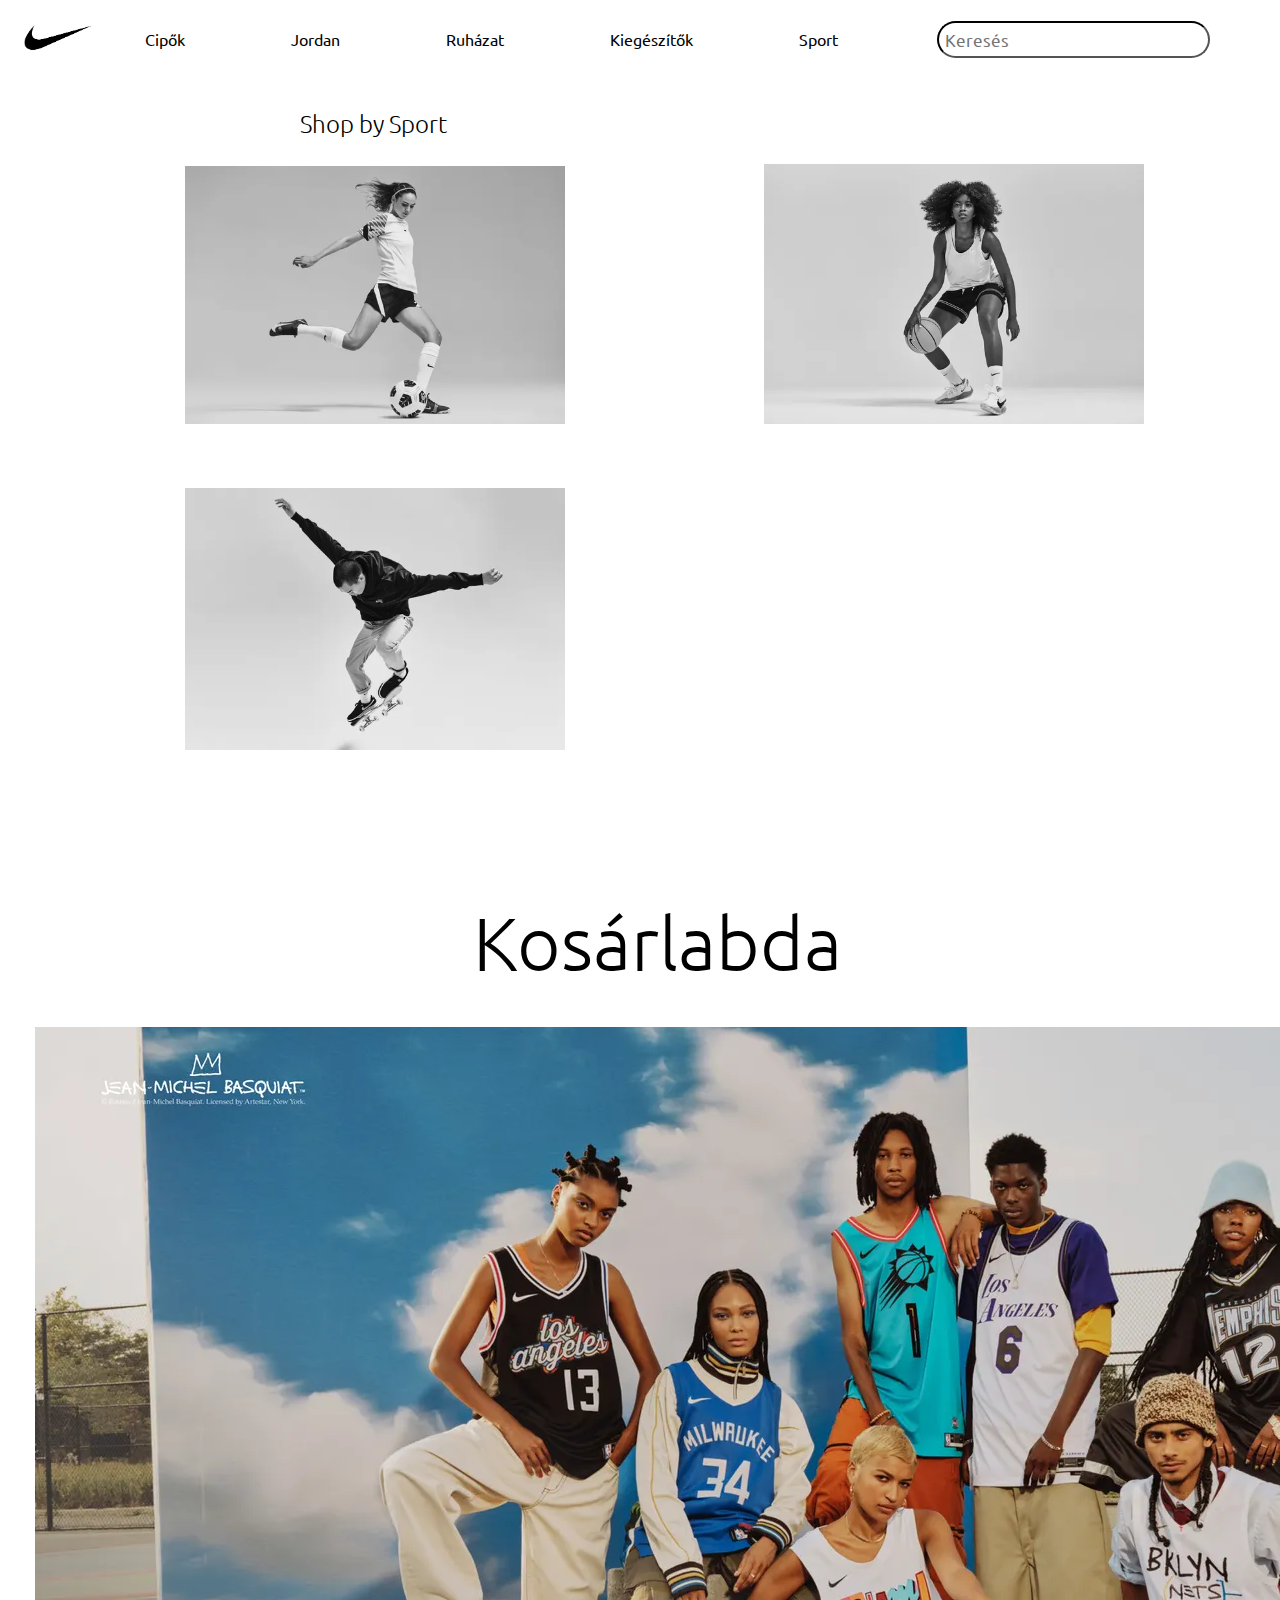
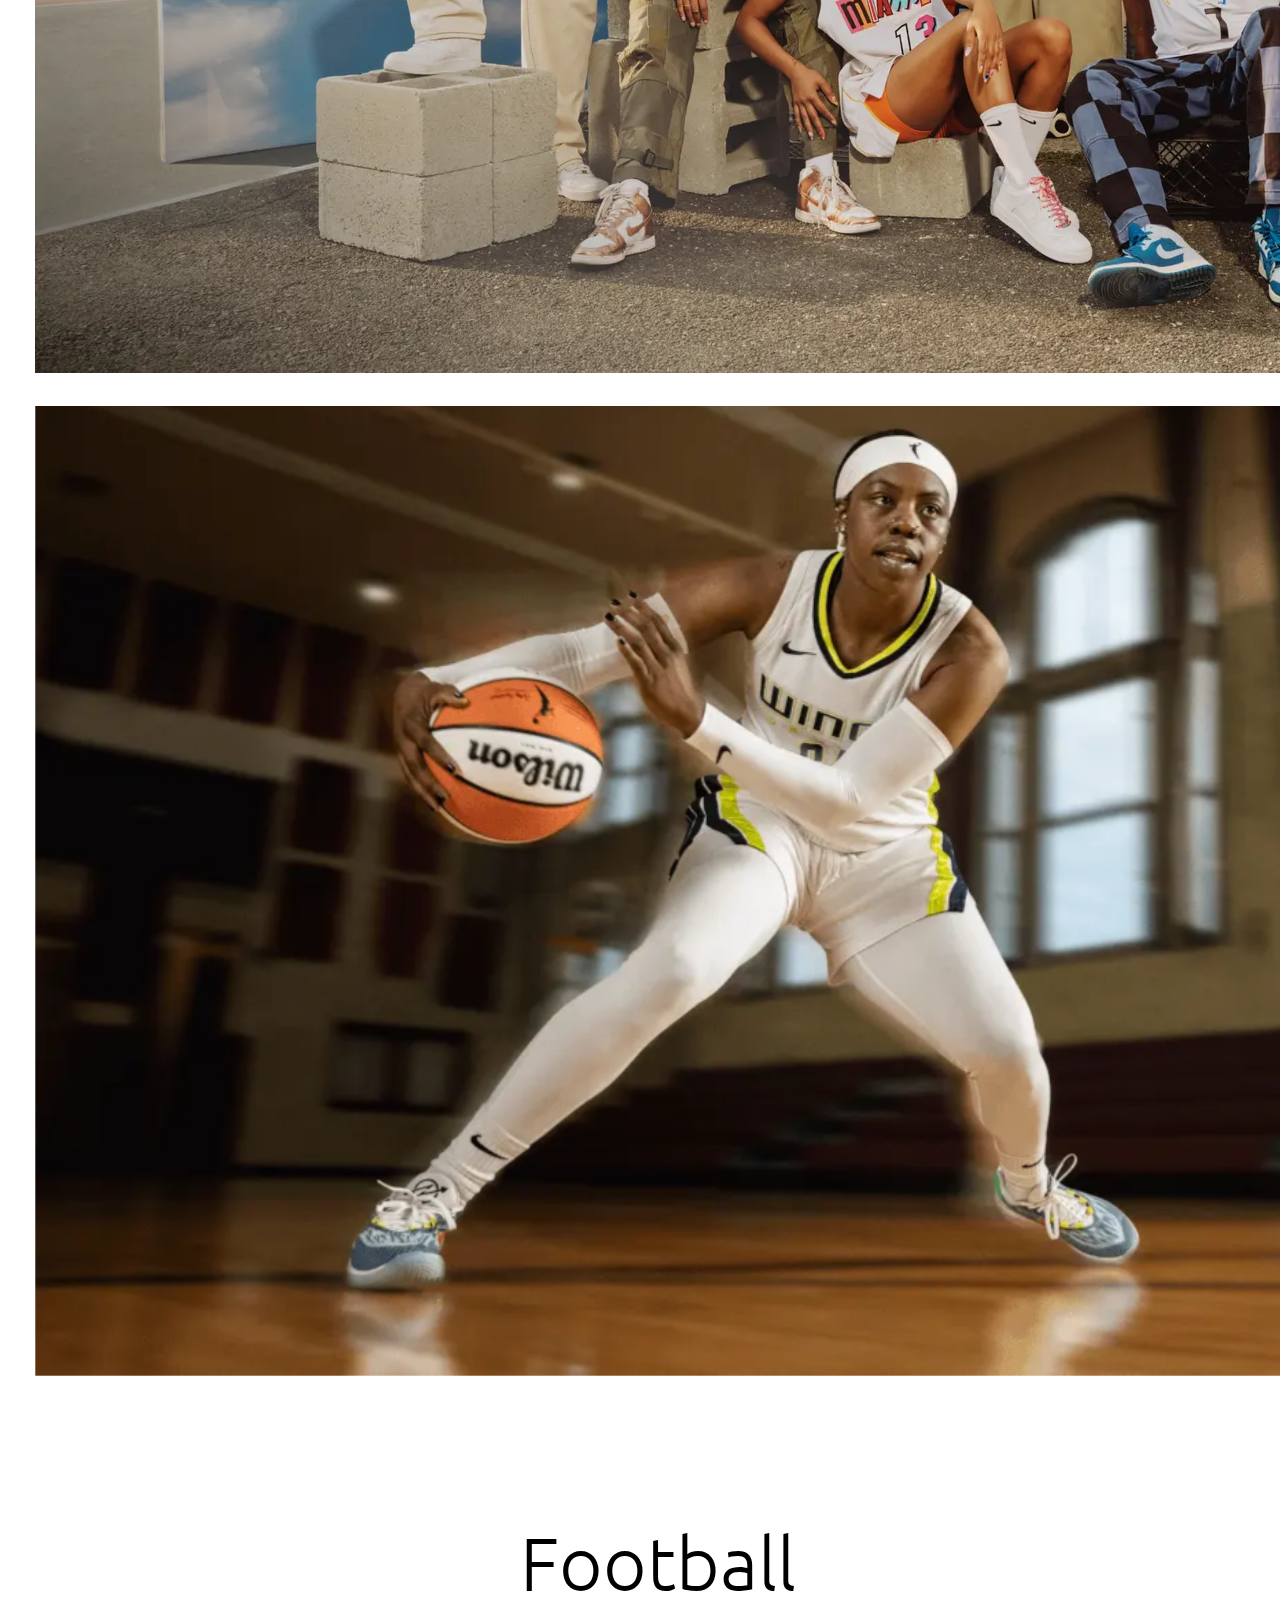
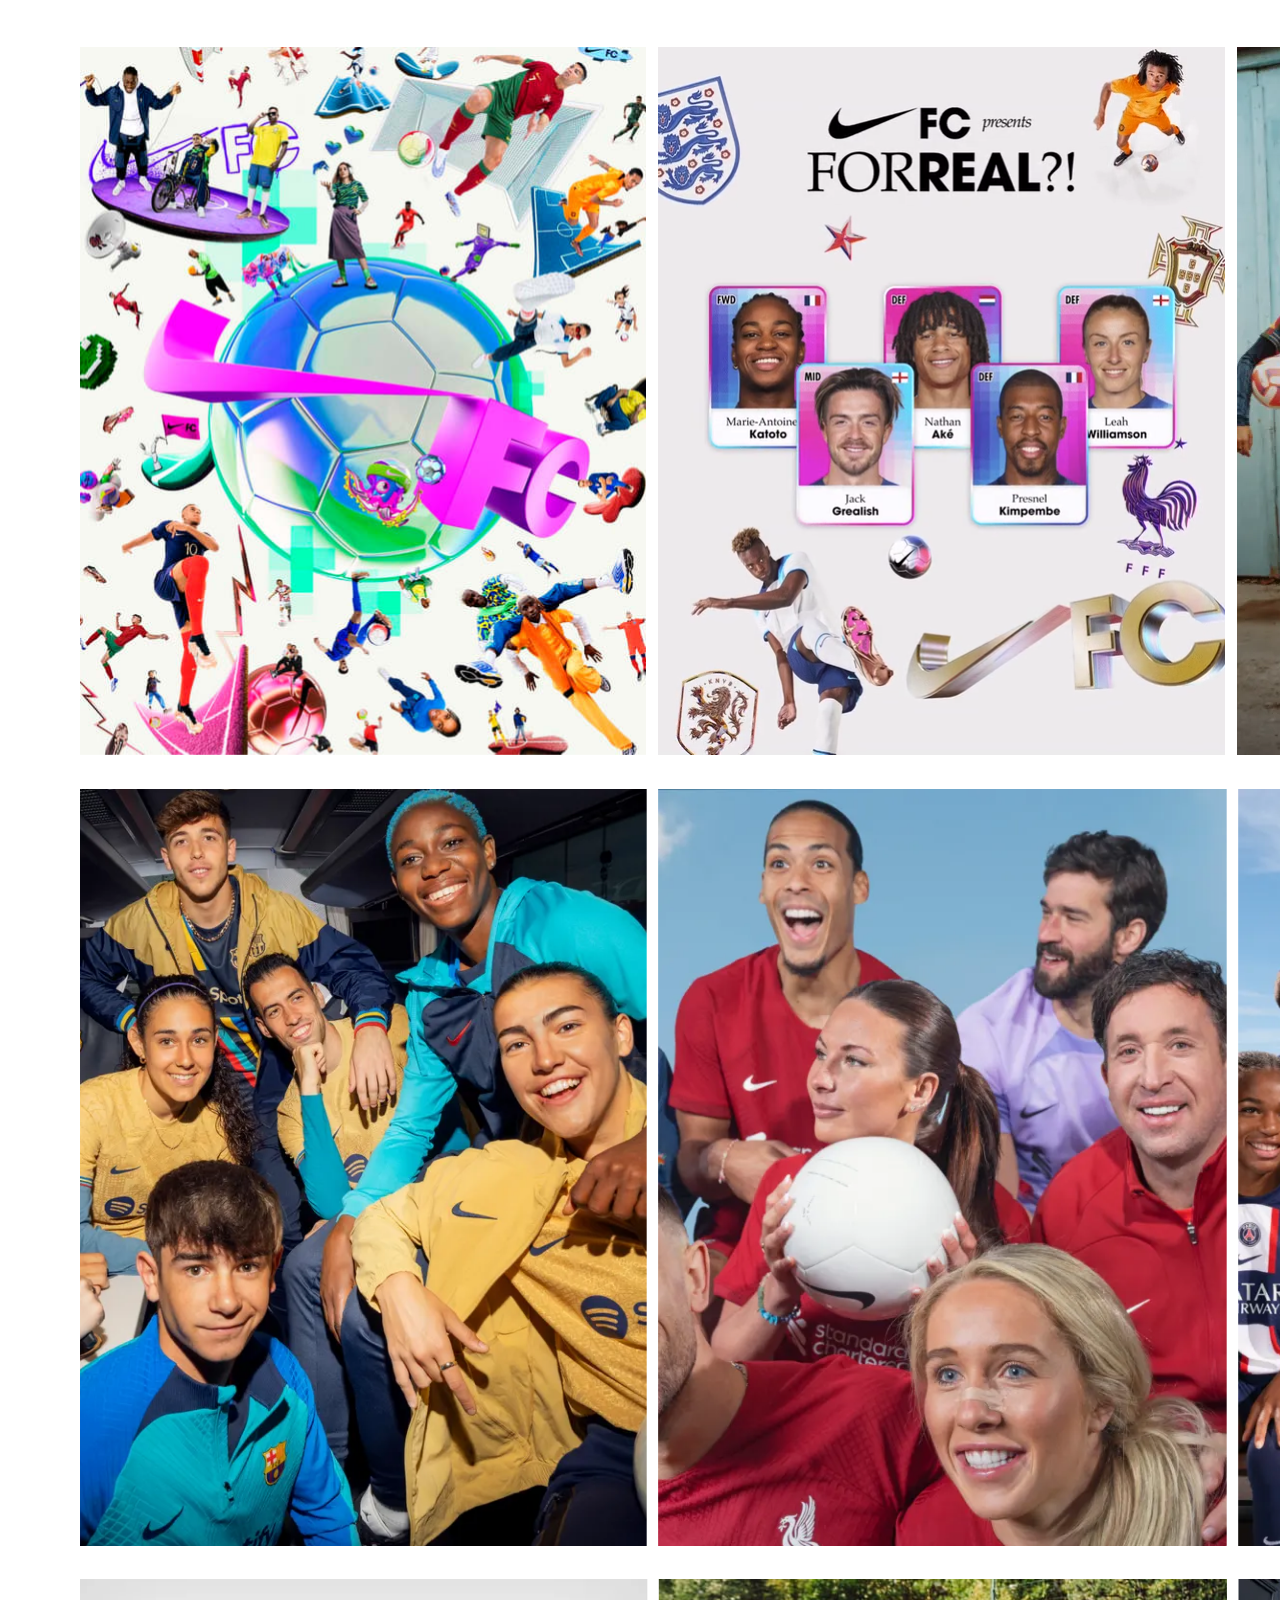
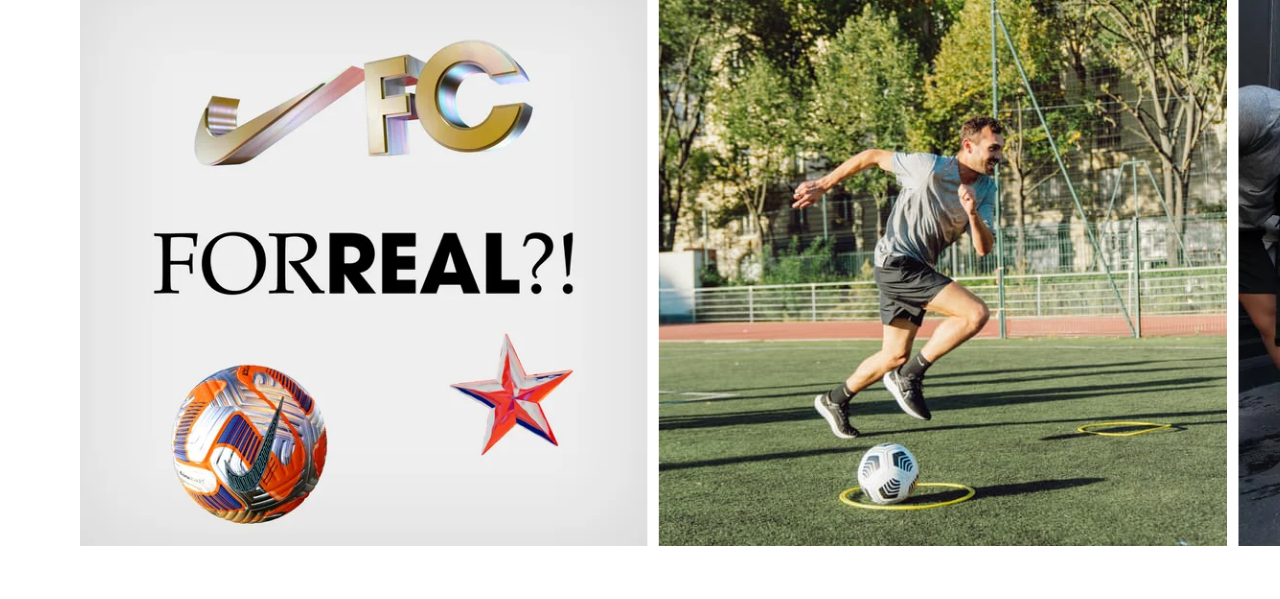
<file: index.html>
<!DOCTYPE html>
<html lang="hu">
<head>
    <meta charset="UTF-8">
    <meta http-equiv="X-UA-Compatible" content="IE=edge">
    <meta name="viewport" content="width=device-width, initial-scale=1.0">
    <title>Nike</title>
    <link rel="stylesheet" href="style.css">
    <link rel="preconnect" href="https://fonts.googleapis.com">
    <link rel="preconnect" href="https://fonts.gstatic.com" crossorigin>
    <link href="https://fonts.googleapis.com/css2?family=Ubuntu&display=swap" rel="stylesheet">
    <link rel="icon" type="image/x-icon" href="logo.png">
</head>
<body>
    <div class="header">
        <nav>
            <a href="index.html">
                <img id="logo" src="logo.png">
            </a>
            <ul>
                <li><a href="sport.html">Sport</a></li>
                <li><a href="accesories.html">Kiegészítők</a></li>
                <li><a href="clothes.html">Ruházat</a></li>
                <li><a href="jordan.html">Jordan</a></li>
                <li><a href="shoes.html">Cipők</a></li>
            </ul>  
        <input type="text" placeholder="Keresés">
        </nav>     
    </div>
    <div id="searchbar" class="content">
    </div>
    <div class="clothes">
        <h2>Shop by Sport</h2>
    </div>
    <div class="sbs">
       <a href="football.html"><img src="nike football.png" alt=""></a>
       <a href="basketball.html"><img src="nike basketball.png" alt=""></a>
       <a href="skate.html"><img src="nike skate.png" alt=""></a>
    </div>
    <div style="margin-left: 35px; margin-bottom: 40px; font-size: 50px; text-align: center;" class="clothes">
        <h2>Kosárlabda</h2>
    </div>
        <img style="margin-left: 35px; padding-bottom: 30px;" src="kep2.png" alt="kep2">
        <img style="margin-left: 35px; padding-bottom: 30px;" src="kep3.png" alt="kep3">
    <div style="margin-left: 35px; margin-bottom: 40px; font-size: 50px; text-align: center;" class="clothes">
        <h2>Football</h2>
    </div>
        <img style="margin-left: 80px; padding-bottom: 30px;" src="kep4.png" alt="kep4">
        <img style="margin-left: 80px; padding-bottom: 30px; width: 1720px;" src="kep5.png" alt="kep5">
        <img style="margin-left: 80px; padding-bottom: 50px; width: 1720px;" src="kep6.png" alt="kep6">
</body>
</html>
</file>
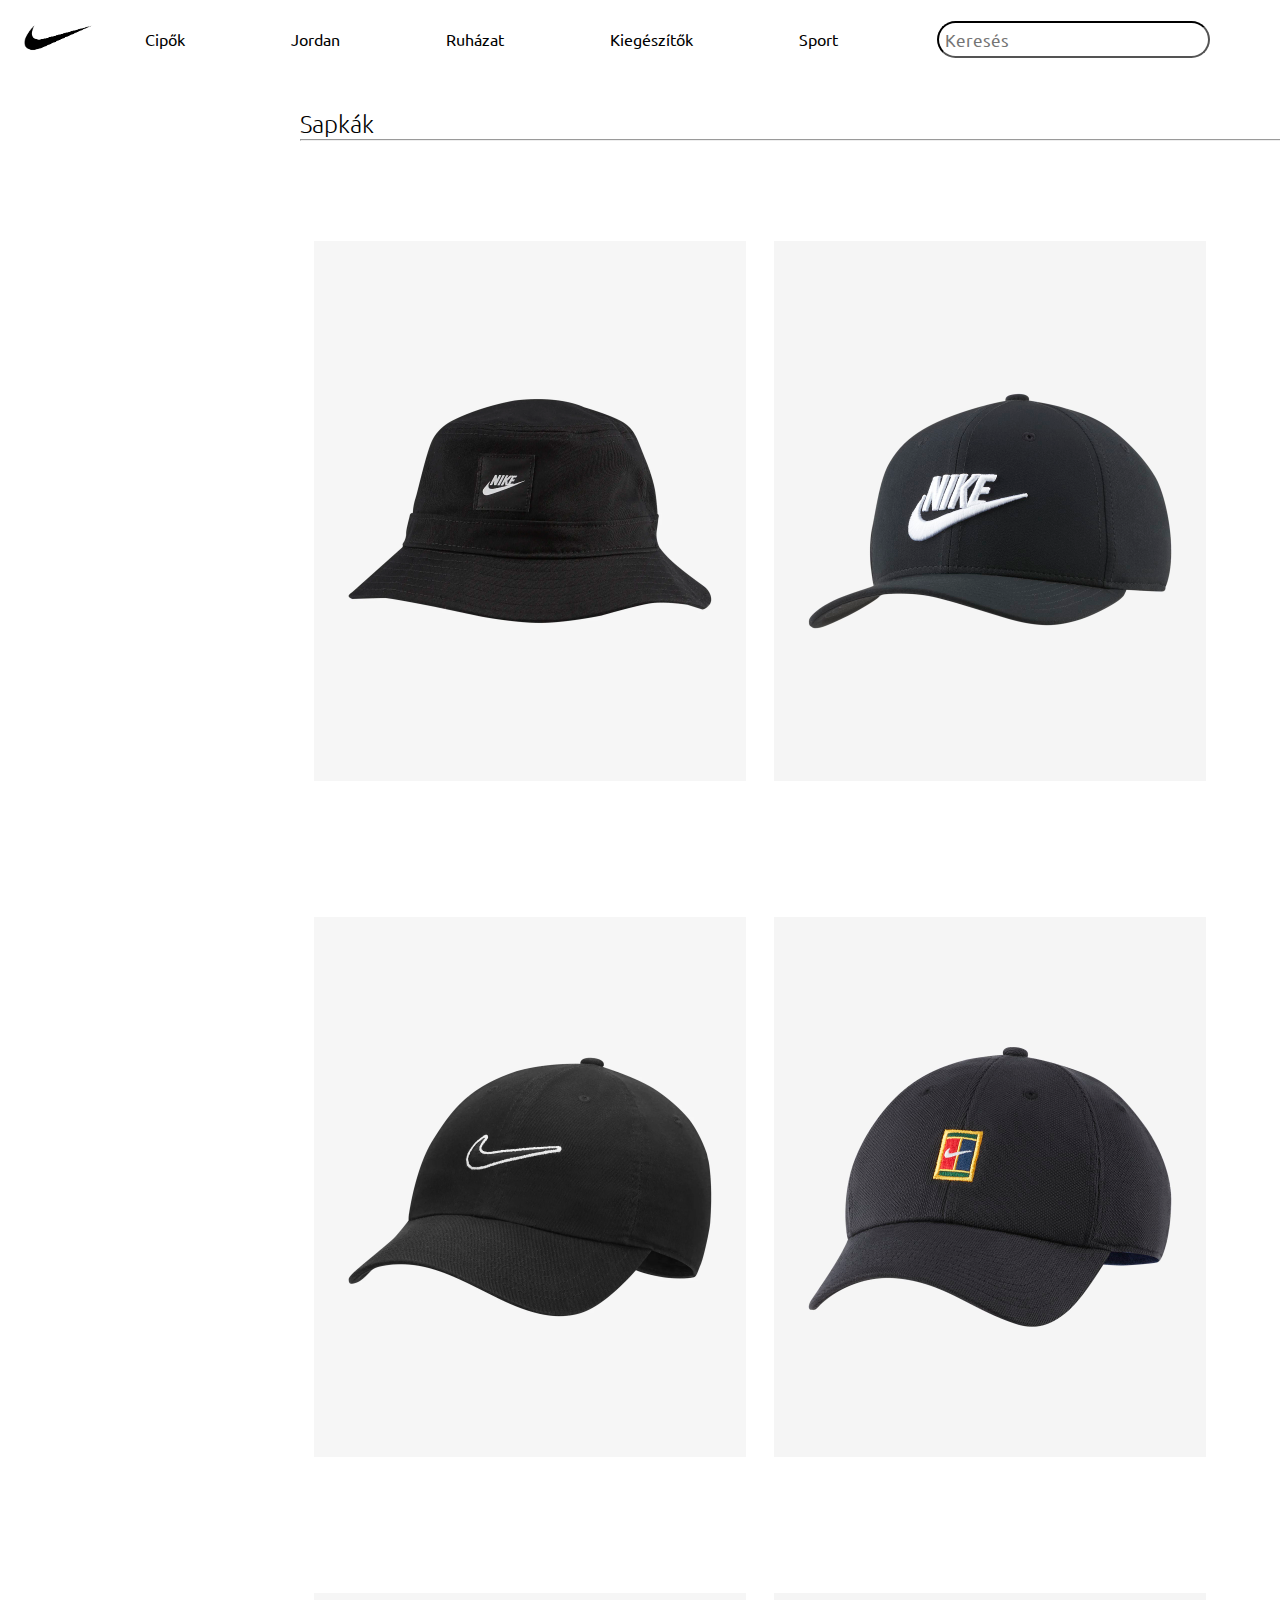
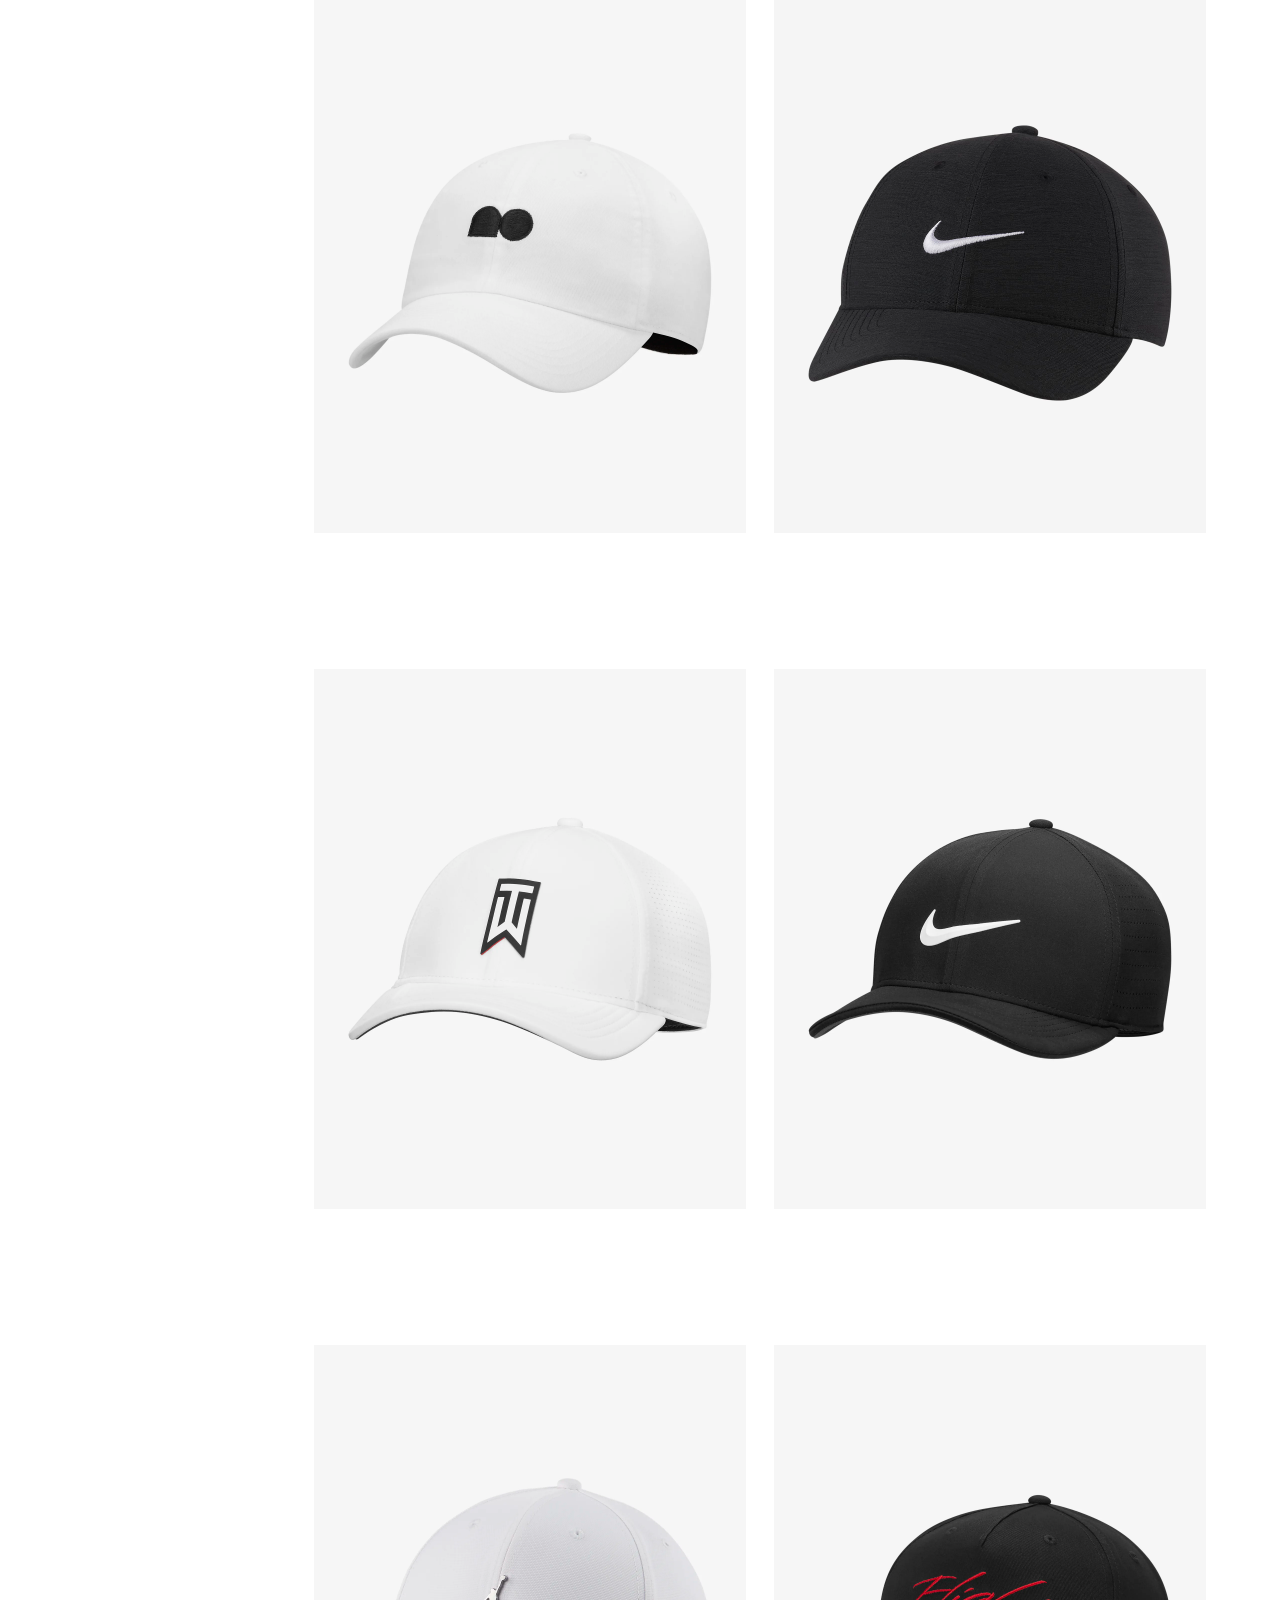
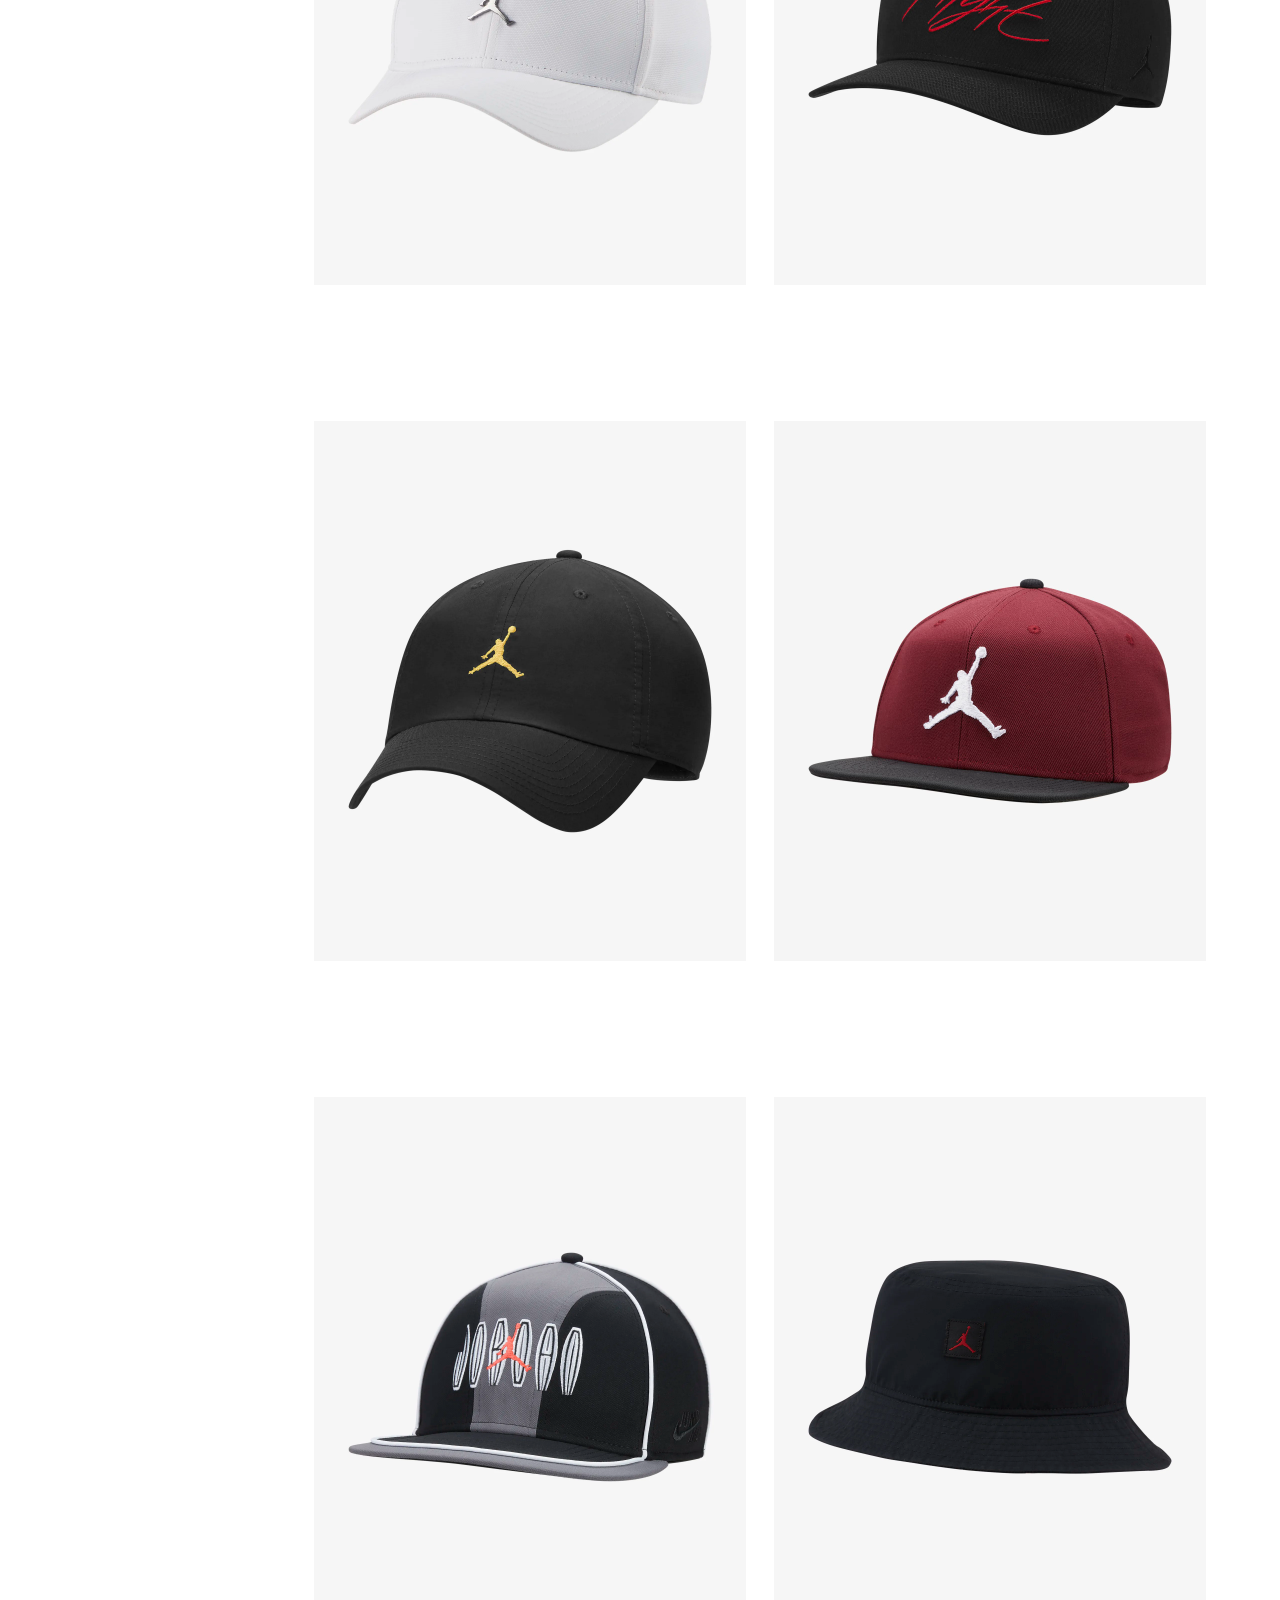
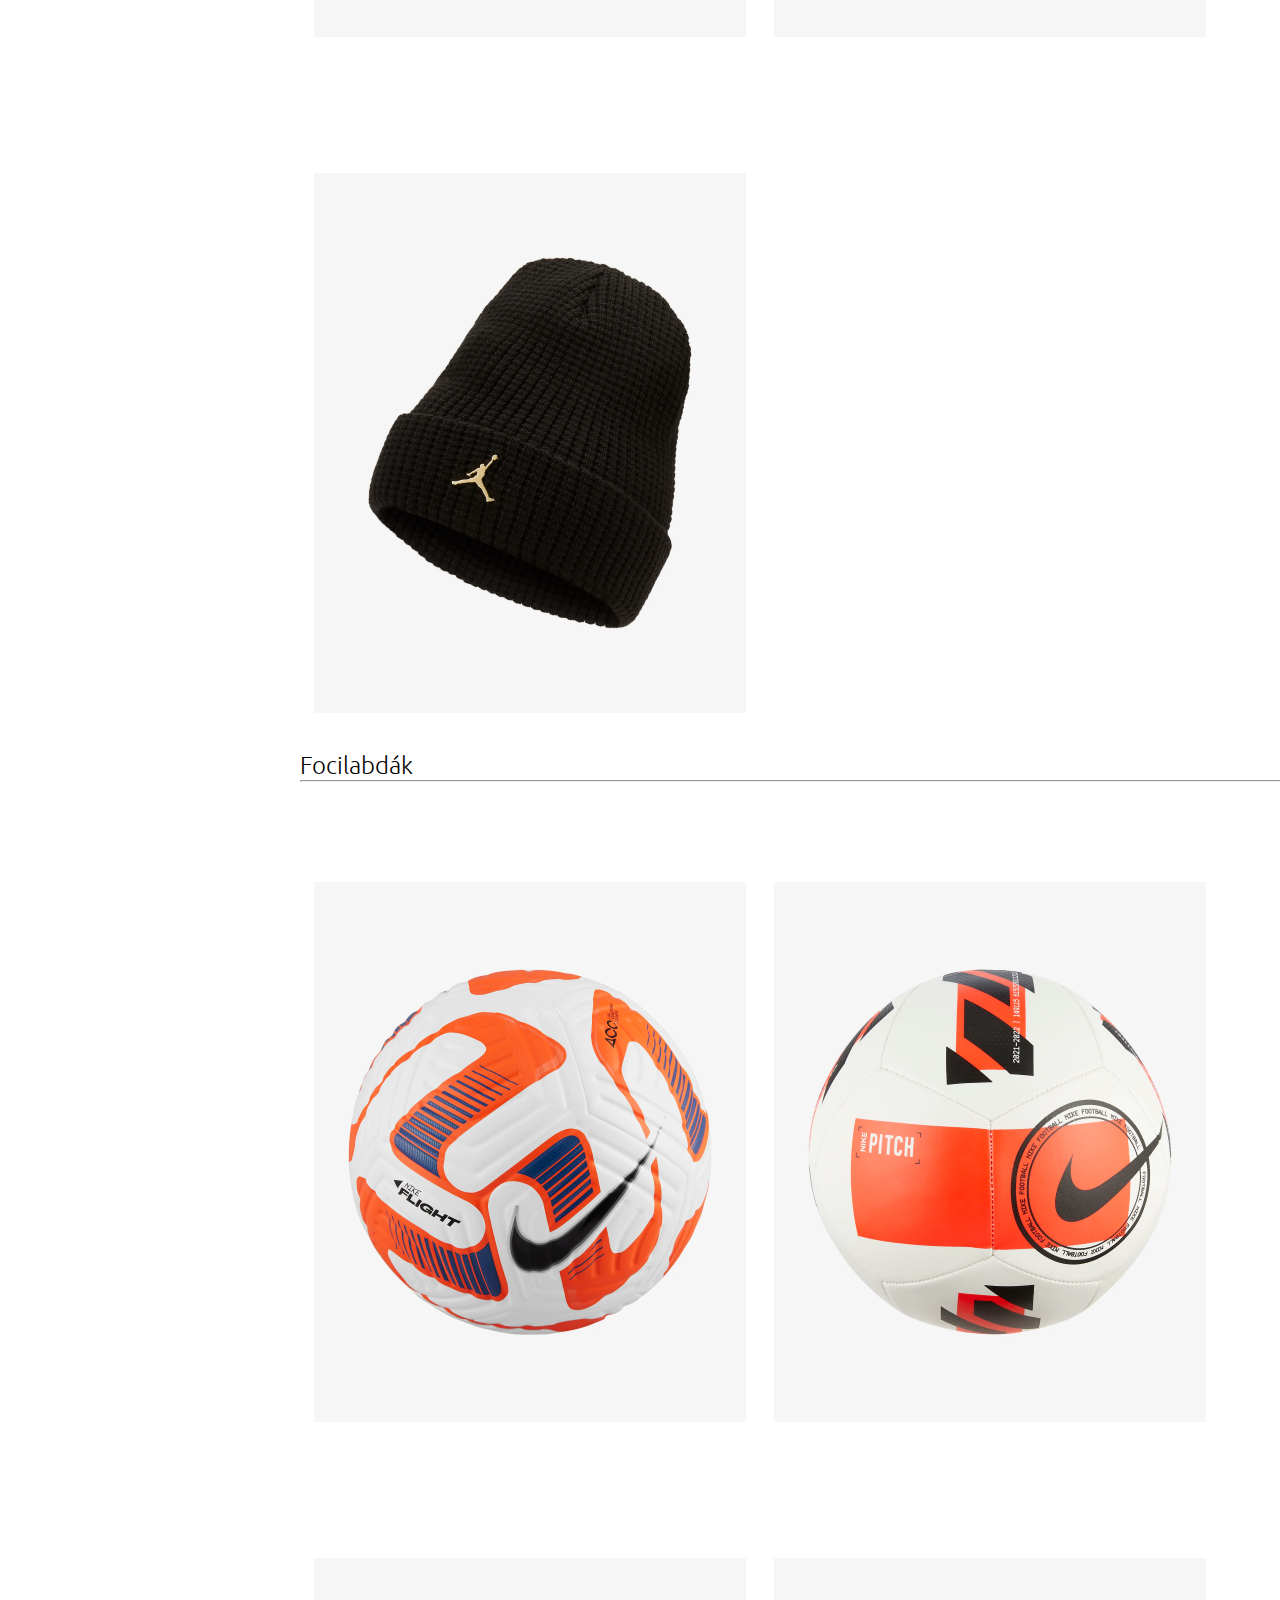
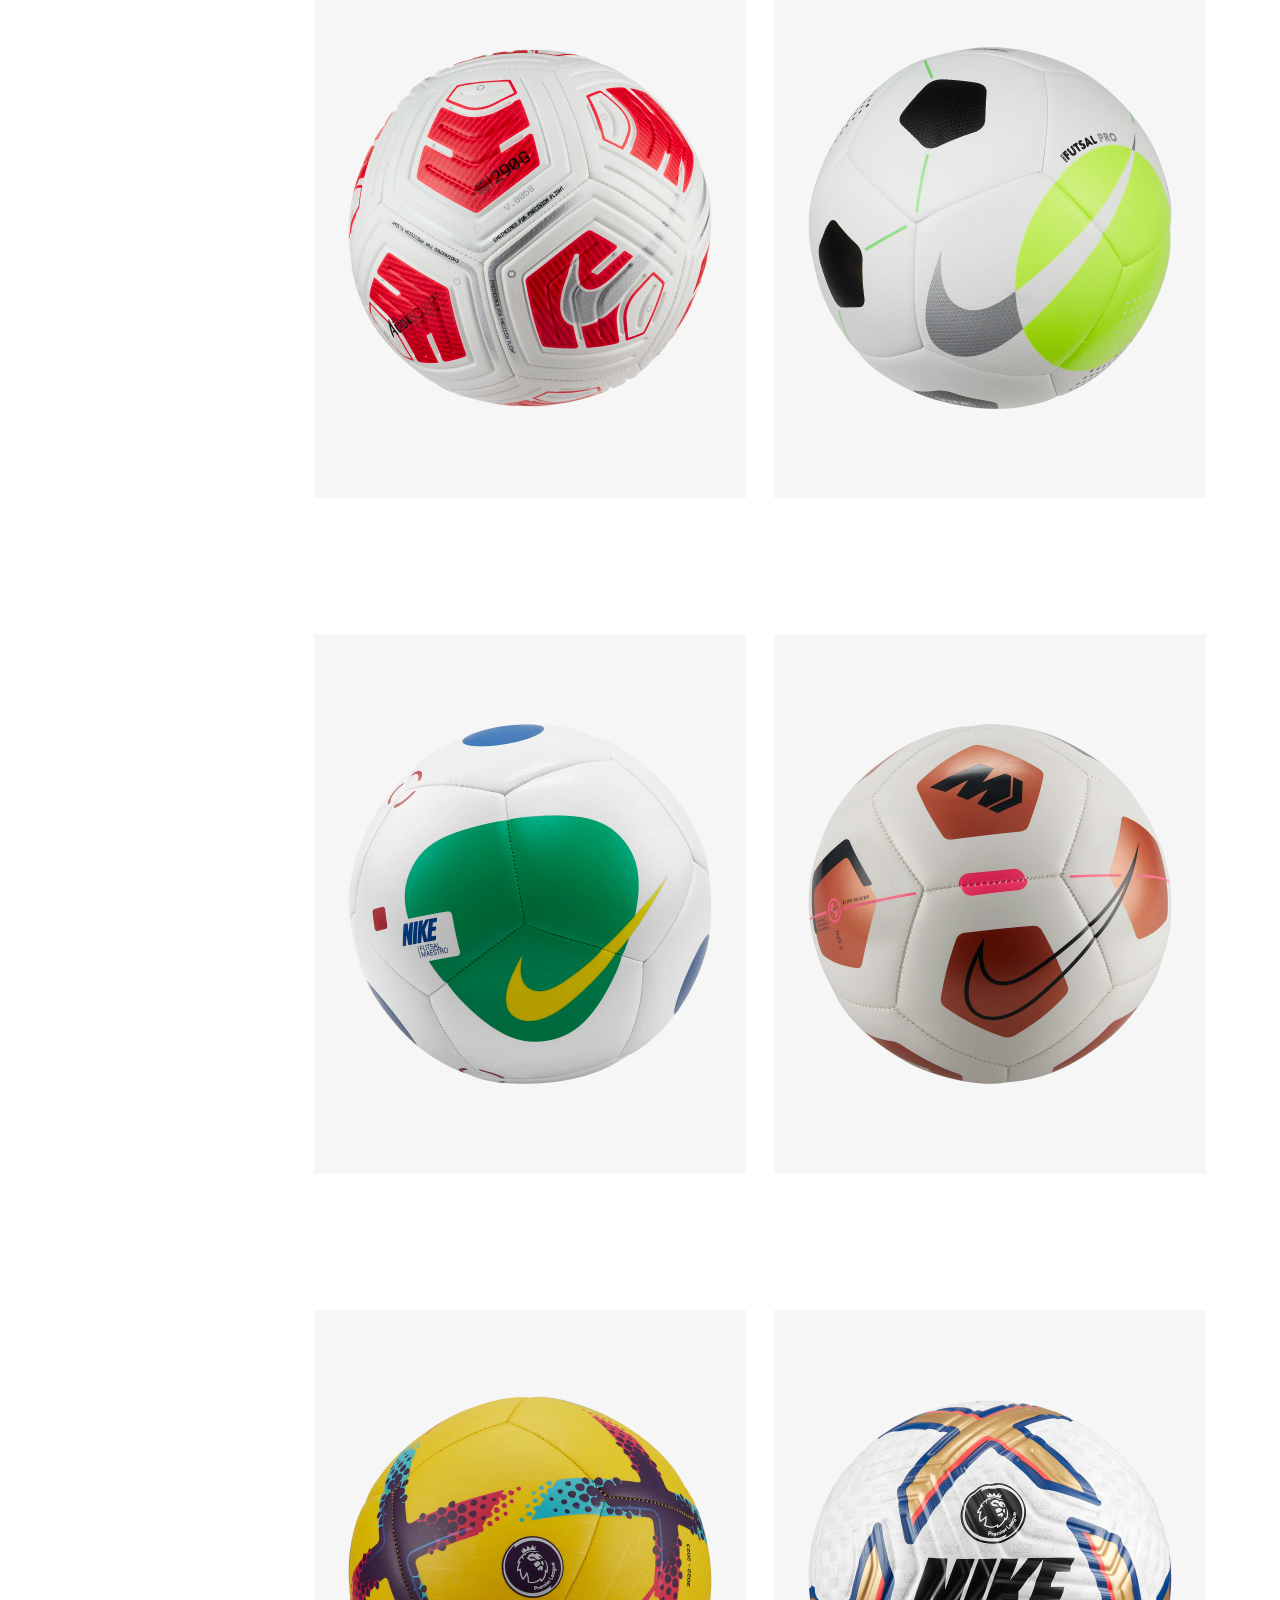
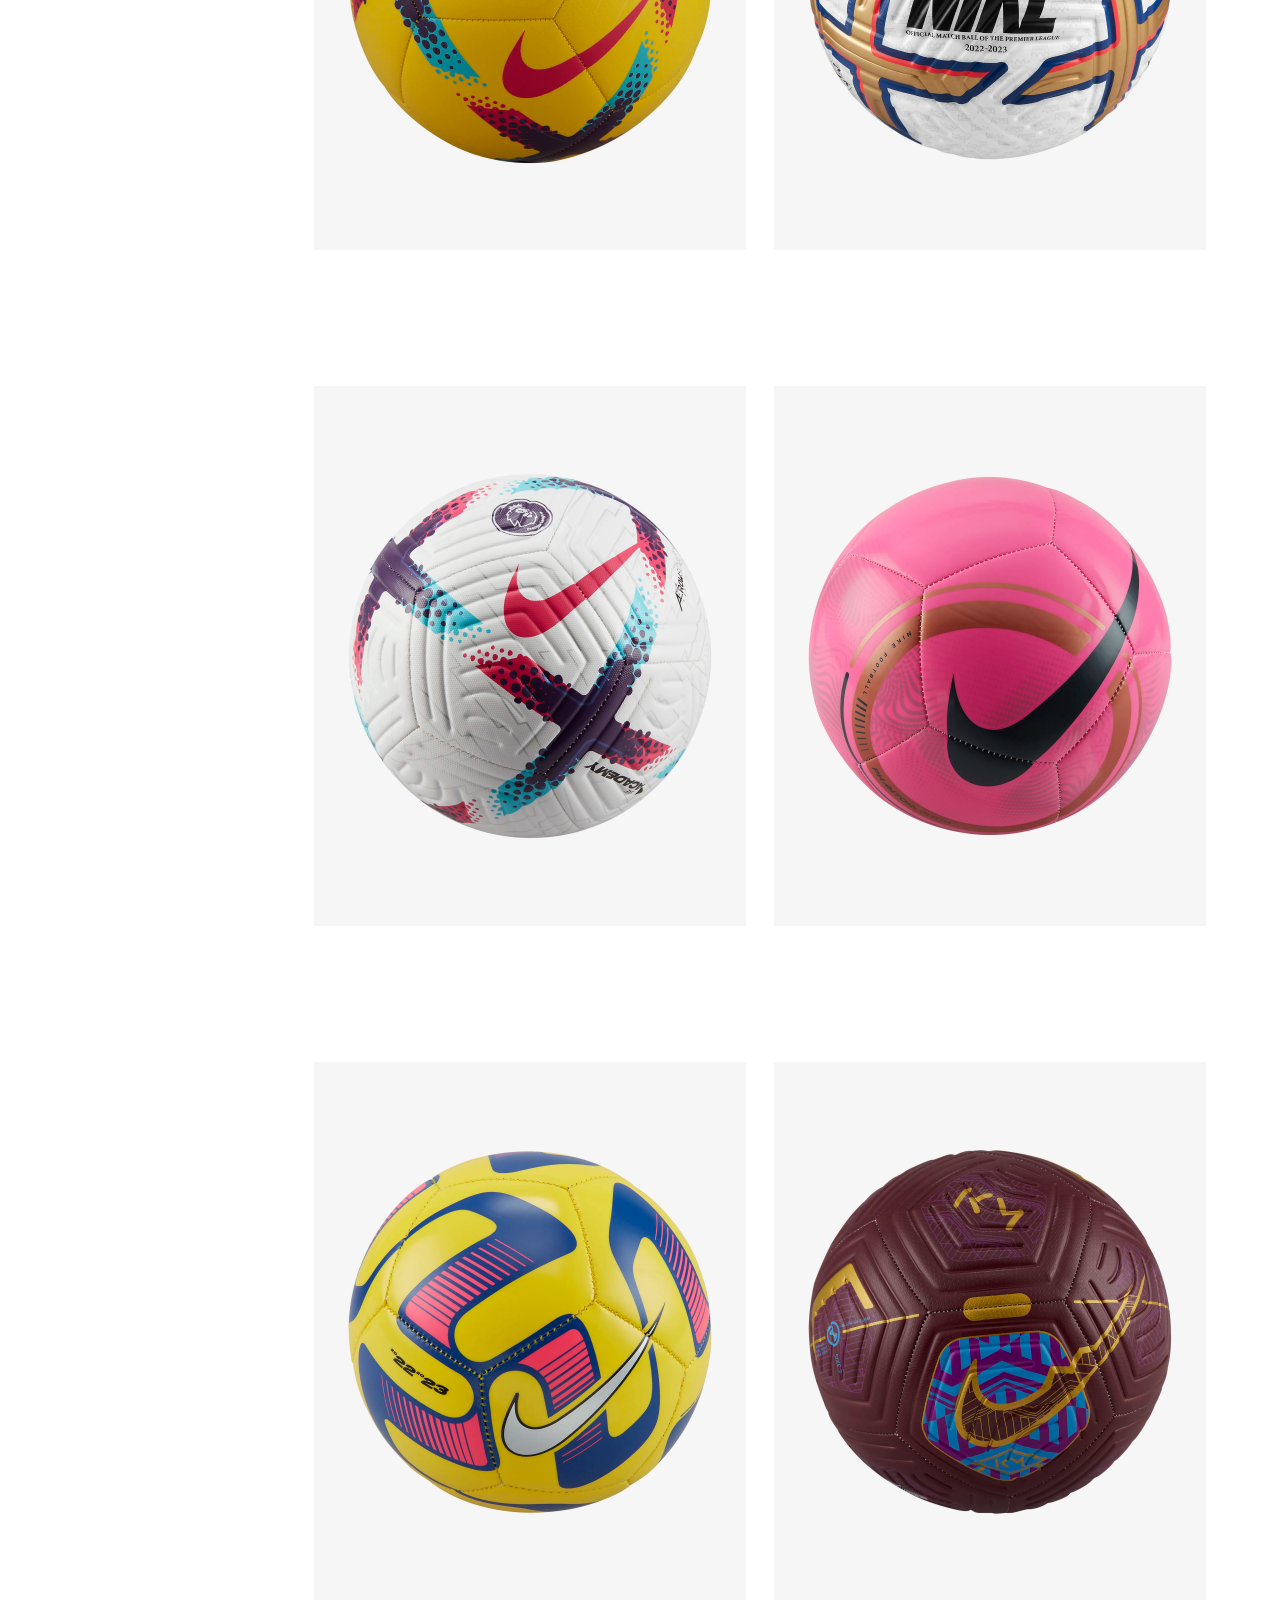
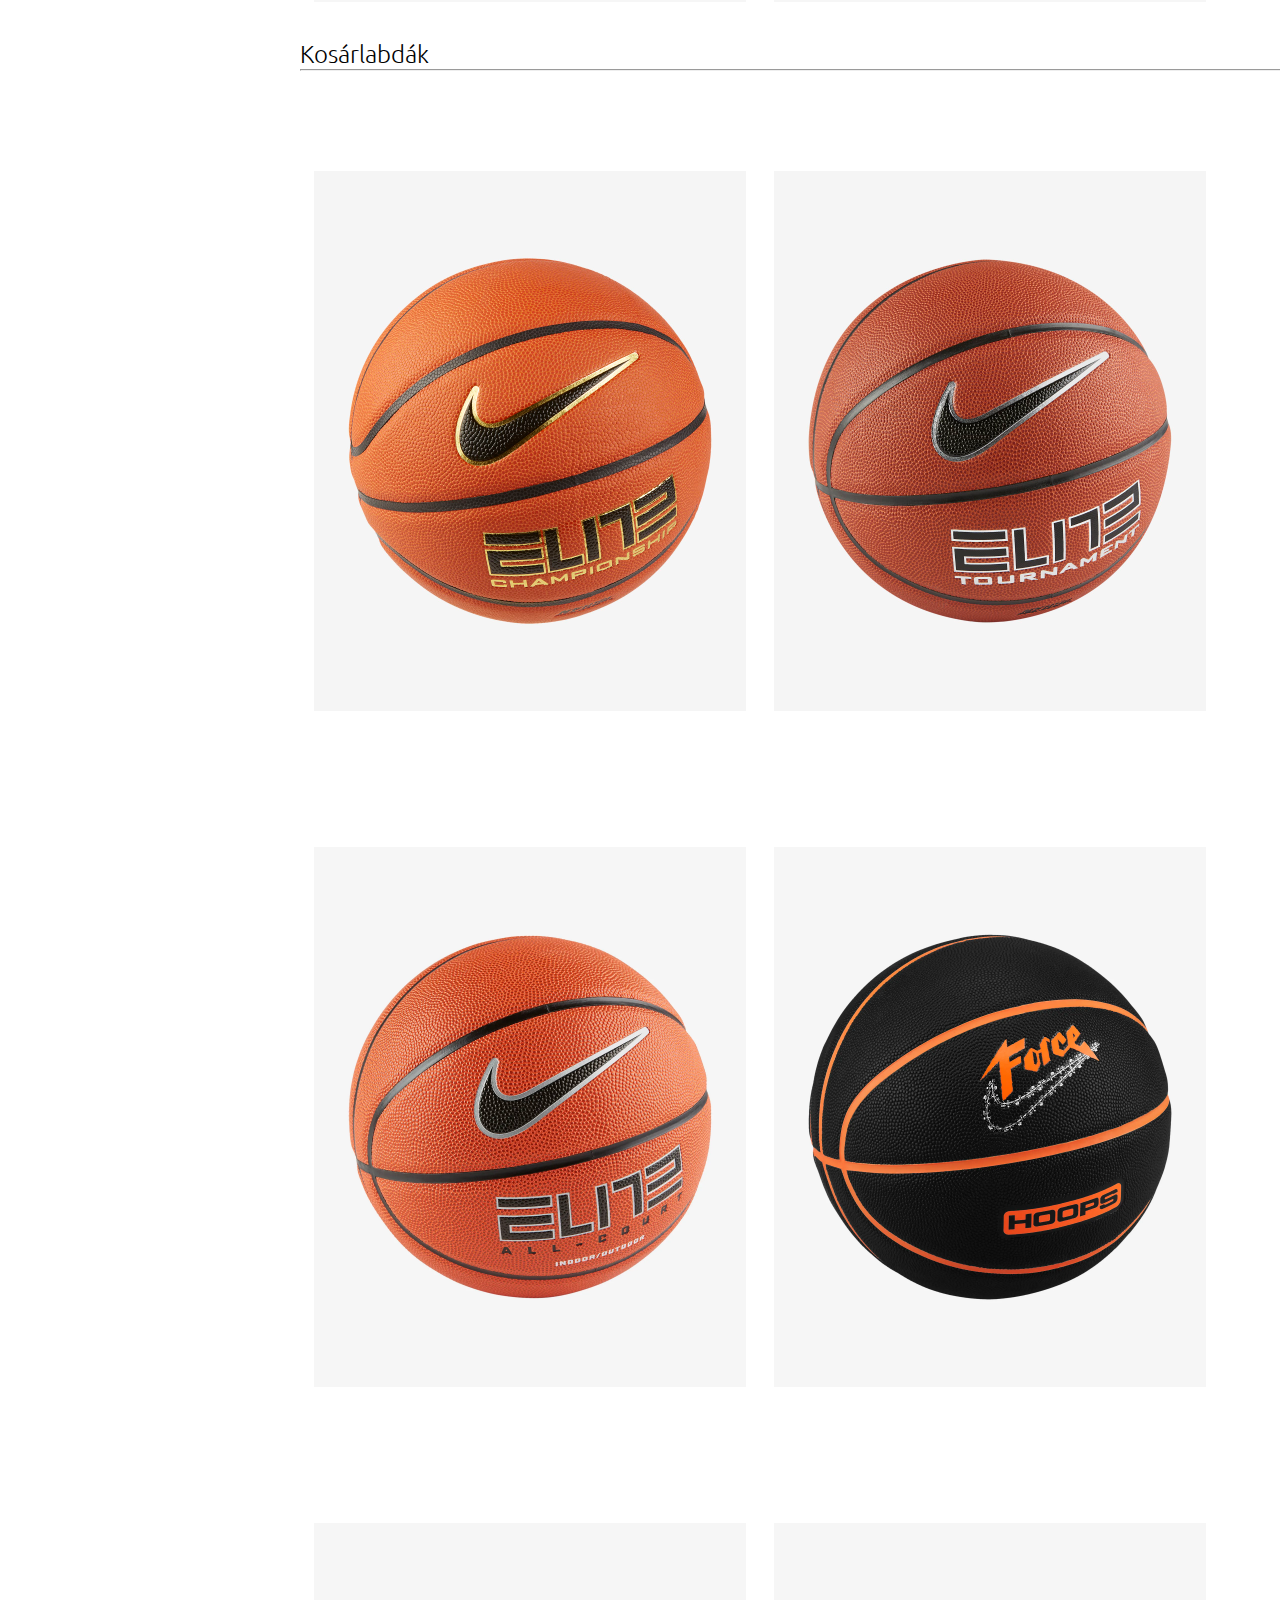
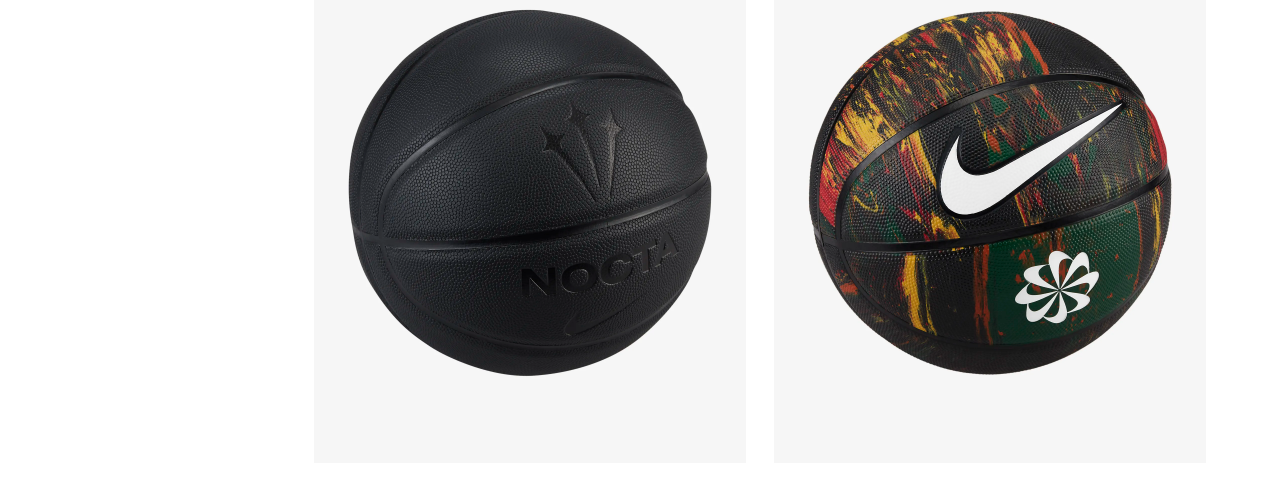
<file: accesories.html>
<!DOCTYPE html>
<html lang="hu">
<head>
    <meta charset="UTF-8">
    <meta http-equiv="X-UA-Compatible" content="IE=edge">
    <meta name="viewport" content="width=device-width, initial-scale=1.0">
    <title>Nike</title>
    <link rel="stylesheet" href="style.css">
    <link rel="preconnect" href="https://fonts.googleapis.com">
    <link rel="preconnect" href="https://fonts.gstatic.com" crossorigin>
    <link href="https://fonts.googleapis.com/css2?family=Ubuntu&display=swap" rel="stylesheet">
    <link rel="icon" type="image/x-icon" href="logo.png">
</head>
<body>
    <div class="header">
        <nav>
            <a href="index.html">
                <img id="logo" src="logo.png">
            </a>
            <ul>
                <li><a href="sport.html">Sport</a></li>
                <li><a href="accesories.html">Kiegészítők</a></li>
                <li><a href="clothes.html">Ruházat</a></li>
                <li><a href="jordan.html">Jordan</a></li>
                <li><a href="shoes.html">Cipők</a></li>
            </ul>  
        <input type="text" placeholder="Keresés">
        </nav>     
    </div>
    <div class="clothes">

    <h2>Sapkák</h2>

    <hr>
        <a href="https://www.nike.com/hu/t/sportswear-karimas-sapka-6Tp3RW/DC3967-010">
            <img src="Pictures/Accessories/Hats/Nike Sportswear.png" alt="Nike Sportswear">
        </a>
        <a href="https://www.nike.com/hu/t/sportswear-classic-99-sapka-zG4068/DC3979-010">
            <img src="Pictures/Accessories/Hats/Nike Sportswear Classic 99.png" alt="Nike Sportswear Classic 99">
        </a>
        <a href="https://www.nike.com/hu/t/sportswear-heritage-86-allithato-sapka-cX9wzp/943091-010">
            <img src="Pictures/Accessories/Hats/Nike Sportswear Heritage 86.png" alt="Nike Sportswear Heritage 86">
        </a>
        <a href="https://www.nike.com/hu/t/nikecourt-heritage86-emblemas-teniszsapka-WwzdKb/DJ6147-010">
            <img src="Pictures/Accessories/Hats/NikeCourt Heritage86.png" alt="NikeCourt Heritage86">
        </a>
        <a href="https://www.nike.com/hu/t/nikecourt-heritage86-naomi-osaka-szezonalis-teniszsapka-rpzrn9/DR0491-100">
            <img src="Pictures/Accessories/Hats/NikeCourt Heritage86 Naomi Osaka.png" alt="NikeCourt Heritage86 Naomi Osaka">
        </a>
        <a href="https://www.nike.com/hu/t/legacy91-golfsapka-ZG4jwW/CU9892-010">
            <img src="Pictures/Accessories/Hats/Nike Legacy91.png" alt="Nike Legacy91">
        </a>
        <a href="https://www.nike.com/hu/t/dri-fit-tiger-woods-legacy91-golfsapka-hn8wZ7/DH1344-100">
            <img src="Pictures/Accessories/Hats/Nike Dri-FIT Tiger Woods Legacy91.png" alt="Nike Dri-FIT Tiger Woods Legacy91">
        </a>
        <a href="https://www.nike.com/hu/t/dri-fit-adv-classic99-perforalt-golfsapka-nDJsMt/DH1341-010">
            <img src="Pictures/Accessories/Hats/Nike Dri-FIT ADV Classic99.png" alt="Nike Dri-FIT ADV Classic99">
        </a>
        <a href="https://www.nike.com/hu/t/jordan-jumpman-classic99-metal-sapka-PZt1s0/CW6410-100">
            <img src="Pictures/Accessories/Hats/Jordan Jumpman Classic99 Metal.png" alt="Jordan Jumpman Classic99 Metal">
        </a>
        <a href="https://www.nike.com/hu/t/jordan-flight-essentials-classic99-sapka-GZMQDk/DV3148-011">
            <img src="Pictures/Accessories/Hats/Jordan Flight Essentials Classic99.png" alt="Jordan Flight Essentials Classic99">
        </a>
        <a href="https://www.nike.com/hu/t/jordan-jumpman-heritage86-koptatott-sapka-0J9tFX/DC3673-012">
            <img src="Pictures/Accessories/Hats/Jordan Jumpman Heritage86.png" alt="Jordan Jumpman Heritage86">
        </a>
        <a href="https://www.nike.com/hu/t/jordan-pro-jumpman-patentes-sapka-Sf3Pxp/AR2118-680">
            <img src="Pictures/Accessories/Hats/Jordan Pro Jumpman.png" alt="Jordan Pro Jumpman">
        </a>
        <a href="https://www.nike.com/hu/t/jordan-pro-flight-remix-sapka-78S8GH/DV3153-010">
            <img src="Pictures/Accessories/Hats/Jordan Pro Flight Remix.png" alt="Jordan Pro Flight Remix">
        </a>
        <a href="https://www.nike.com/hu/t/jordan-jumpman-koptatott-karimas-sapka-NbDHSd/DC3687-011">
            <img src="Pictures/Accessories/Hats/Jordan Jumpman.png" alt="Jordan Jumpman"> 
        <a href="https://www.nike.com/hu/t/jordan-utility-beanie-sapka-tZr4Vj/DM8272-687">
            <img src="Pictures/Accessories/Hats/Jordan_Hat.png" alt="Jordan_Hat">  
        </a>

        <h2>Focilabdák</h2>

        <hr>
    
        <a href="https://www.nike.com/hu/t/flight-futball-labda-BRhWn1/DN3595-100">
            <img src="Pictures/Accessories/Balls/Nike Flight.png" alt="Nike Flight">
        </a>
        <a href="https://www.nike.com/hu/t/pitch-futball-labda-R5L0rV/DC2380-100">
            <img src="Pictures/Accessories/Balls/Nike Pitch.png" alt="Nike Pitch">
        </a>
        <a href="https://www.nike.com/hu/t/strike-team-futball-labda-5p0Mqd/CU8062-100">
            <img src="Pictures/Accessories/Balls/Nike Strike Team.png" alt="Nike Strike Team">
        </a>
        <a href="https://www.nike.com/hu/t/futsal-pro-futball-labda-z6bk56/DH1992-100">
            <img src="Pictures/Accessories/Balls/Nike Futsal Pro.png" alt="Nike Futsal Pro">
        </a>
        <a href="https://www.nike.com/hu/t/futsal-maestro-futball-labda-RpZDHp/DM4153-100">
            <img src="Pictures/Accessories/Balls/Nike Futsal Maestro.png" alt="Nike Futsal Maestro">
        </a>
        <a href="https://www.nike.com/hu/t/mercurial-fade-futball-labda-V1Whk9/DD0002-101">
            <img src="Pictures/Accessories/Balls/Nike Mercurial Fade.png" alt="Nike Mercurial Fade">
        </a>
        <a href="https://www.nike.com/hu/t/premier-league-pitch-futball-labda-tpj3t3/DN3605-720">
            <img src="Pictures/Accessories/Balls/Premier League Pitch.png" alt="Premier League Pitch">
        </a>
        <a href="https://www.nike.com/hu/t/premier-league-flight-futball-labda-Xv52Fq/DN3602-100">
            <img src="Pictures/Accessories/Balls/Premier League Flight.png" alt="Premier League Flight">
        </a>
        <a href="https://www.nike.com/hu/t/premier-league-academy-futball-labda-03hdZ4/DN3604-102">
            <img src="Pictures/Accessories/Balls/Premier League Academy.png" alt="Premier League Academy">
        </a>
        <a href="https://www.nike.com/hu/t/phantom-futball-labda-FLLHgd/CQ7420-600">
            <img src="Pictures/Accessories/Balls/Nike Phantom.png" alt="Nike Phantom">
        </a>
        <a href="https://www.nike.com/hu/t/skills-futball-labda-sCFKzX/DN3601-710">
            <img src="Pictures/Accessories/Balls/Nike Skills.png" alt="Nike Skills">
        </a>
        <a href="https://www.nike.com/hu/t/kylian-mbappe-strike-futball-labda-BDTWNN/DQ5984-638">
            <img src="Pictures/Accessories/Balls/Kylian Mbappé Strike.png" alt="Kylian Mbappé Strike">
        
        </a>

        <h2>Kosárlabdák</h2>
        
        <hr>

        <a href="https://www.nike.com/hu/t/elite-championship-8p-kosarlabda-xRNlC3/DO4800-878">
            <img src="Pictures/Accessories/Balls/Nike Elite Championship 8P.png" alt="Nike Elite Championship 8P">
        </a>
        <a href="https://www.nike.com/hu/t/elite-tournament-8p-kosarlabda-Z72VTG/DA6992-855">
            <img src="Pictures/Accessories/Balls/Nike Elite Tournament 8P.png" alt="Nike Elite Tournament 8P">
        </a>
        <a href="https://www.nike.com/hu/t/elite-all-court-8p-kosarlabda-KS86rR/DO4841-855">
            <img src="Pictures/Accessories/Balls/Nike Elite All-Court 8P.png" alt="Nike Elite All-Court 8P">
        </a>
        <a href="https://www.nike.com/hu/t/backyard-8p-kosarlabda-6z0xXv/DR5093-034">
            <img src="Pictures/Accessories/Balls/Nike Backyard 8P.png" alt="Nike Backyard 8P">
        </a>
        <a href="https://www.nike.com/hu/t/nocta-elite-tournament-8p-kosarlabda-Jgnq6W/DO8812-001">
            <img src="Pictures/Accessories/Balls/NOCTA.png" alt="NOCTA">
        </a>
        <a href="https://www.nike.com/hu/t/everyday-playground-next-nature-8p-kosarlabda-Zcxtqj/DR5095-973">
            <img src="Pictures/Accessories/Balls/Nike Everyday Playground Next Nature 8P.png" alt="Nike Everyday Playground Next Nature 8P">
        </a>
    </a>
 </div>
</body>
</html>
</file>
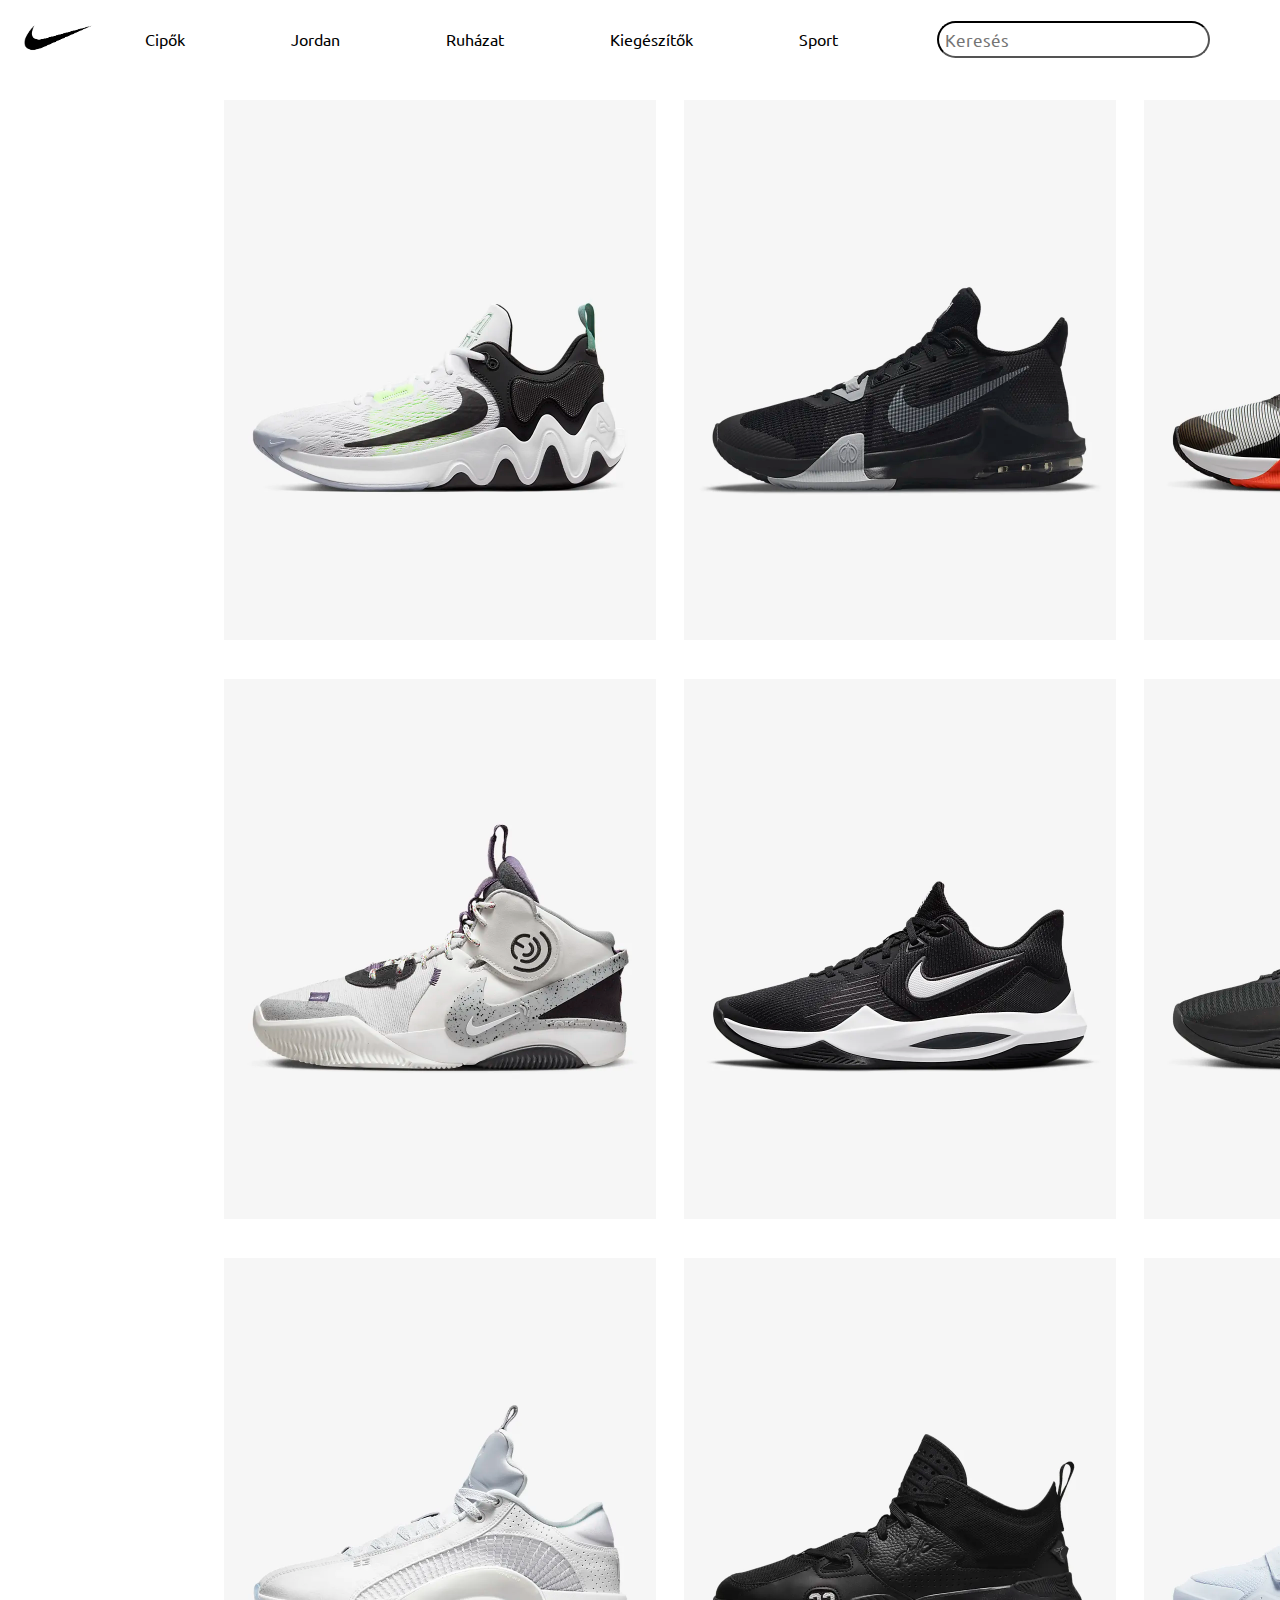
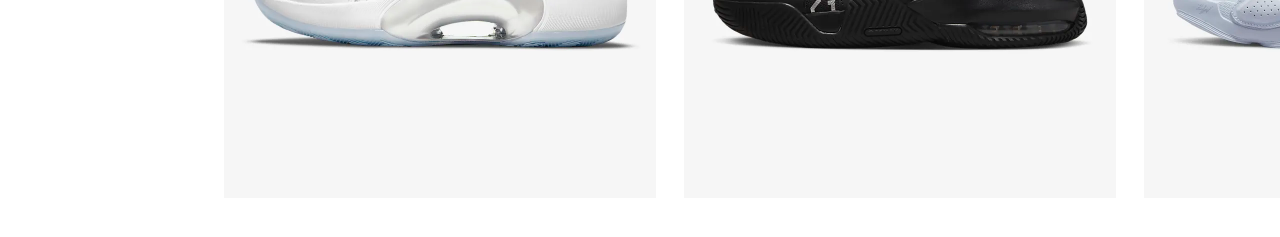
<file: basketball.html>
<!DOCTYPE html>
<html lang="en">
<head>
    <meta charset="UTF-8">
    <meta http-equiv="X-UA-Compatible" content="IE=edge">
    <meta name="viewport" content="width=device-width, initial-scale=1.0">
    <title>Basketball</title>
    <link rel="stylesheet" href="style.css">
    <link rel="preconnect" href="https://fonts.googleapis.com">
    <link rel="preconnect" href="https://fonts.gstatic.com" crossorigin>
    <link href="https://fonts.googleapis.com/css2?family=Ubuntu&display=swap" rel="stylesheet">
    <link rel="icon" type="image/x-icon" href="logo.png">
</head>
<body>
    <div class="header">
        <nav>
            <a href="index.html">
                <img id="logo" src="logo.png">
            </a>
            <ul>
                <li><a href="sport.html">Sport</a></li>
                <li><a href="accesories.html">Kiegészítők</a></li>
                <li><a href="clothes.html">Ruházat</a></li>
                <li><a href="jordan.html">Jordan</a></li>
                <li><a href="shoes.html">Cipők</a></li>
            </ul>  
        <input type="text" placeholder="Keresés">
        </nav>     
    </div>
    <div class="shoes1">
        <div class="content">
            <a href="https://www.nike.com/hu/t/giannis-immortality-2-kosarlabdacipo-fV94xn/DM0825-101" target="_blank">
                <img src="Pictures/Sport/Basketball/Giannis Immortality 2.png" alt="Giannis Immortality">
            </a>
        </div>
        <div class="container">
            <a href="https://www.nike.com/hu/t/air-max-impact-4-kosarlabdacipo-FBS0Hq/DM1124-004" target="_blank">
                <img src="Pictures/Sport/Basketball/Nike Air Max Impact 3.png" alt="Nike Air Max Impact 3">
            </a>
        </div>
        <div class="container">
            <a href="https://www.nike.com/hu/t/air-max-impact-4-kosarlabdacipo-XRZ3WB/DM1124-002" target="_blank">
                <img src="Pictures/Sport/Basketball/Nike Air Max Impact 4.png" alt="Nike Air Max Impact 4">
            </a>
        </div>
    </div>
    <div class="shoes">
        <div class="container">
            <a href="https://www.nike.com/hu/t/air-deldon-together-we-fly-kosarlabdacipo-XWPSCB/DM4094-100" target="_blank">
                <img src="Pictures/Sport/Basketball/Nike Air Deldon.png" alt="Nike Air Deldon">
            </a>
        </div>
        <div class="container">
            <a href="https://www.nike.com/hu/t/precision-5-kosarlabdacipo-M5jC4H/CW3403-003" target="_blank">
                <img src="Pictures/Sport/Basketball/Nike Precision 5.png" alt="Nike Precision 5">
            </a>
        </div>
        <div class="container">
            <a href="https://www.nike.com/hu/t/precision-6-kosarlabdacipo-qST57f/DD9535-001" target="_blank">
                <img src="Pictures/Sport/Basketball/Nike Precision 6.png" alt="Nike Precision 6">
            </a>
        </div>
    </div>
        <div class="shoes">
        <div class="container">
            <a href="https://www.nike.com/hu/t/air-jordan-xxxvi-low-kosarlabdacipo-HRkG68/DH0833-660" target="_blank">
                <img src="Pictures/Sport/Basketball/Air Jordan XXXV Low.png" alt="Jordan XXXV Low">
            </a>
        </div>
        <div class="container">
            <a href="https://www.nike.com/hu/t/jordan-stay-loyal-2-ferficipo-pS4P02/DQ8401-001" target="_blank">
                <img src="Pictures/Sport/Basketball/Jordan Stay Loyal 2.png" alt="Jordan Stay Loyal">
            </a>
        </div>
        <div class="container">
            <a href="https://www.nike.com/hu/t/zion-2-kosarlabdacipo-8vtRkh/DO9161-467" target="_blank">
                <img src="Pictures/Sport/Basketball/Zion 2.png" alt="Zion 2"> 
            </a>
        </div>
    </div> 
</body>
</html>
</file>
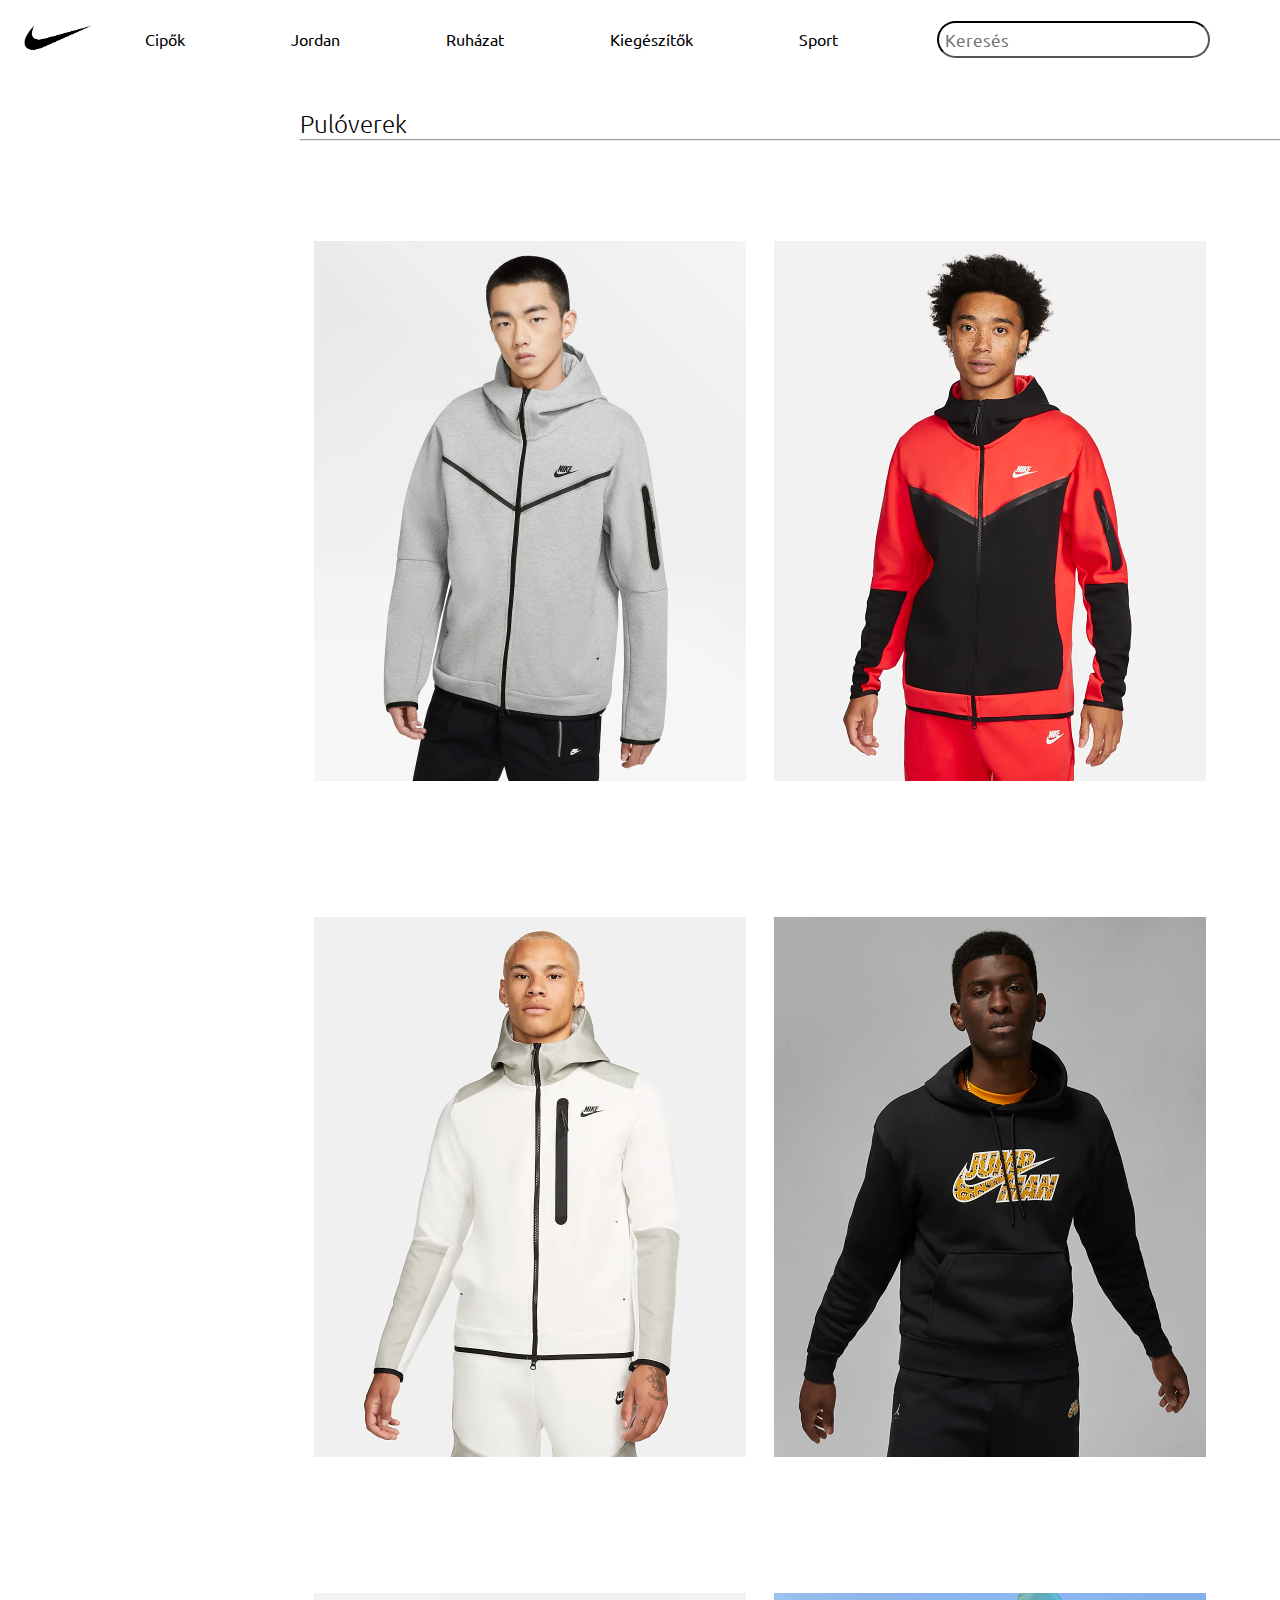
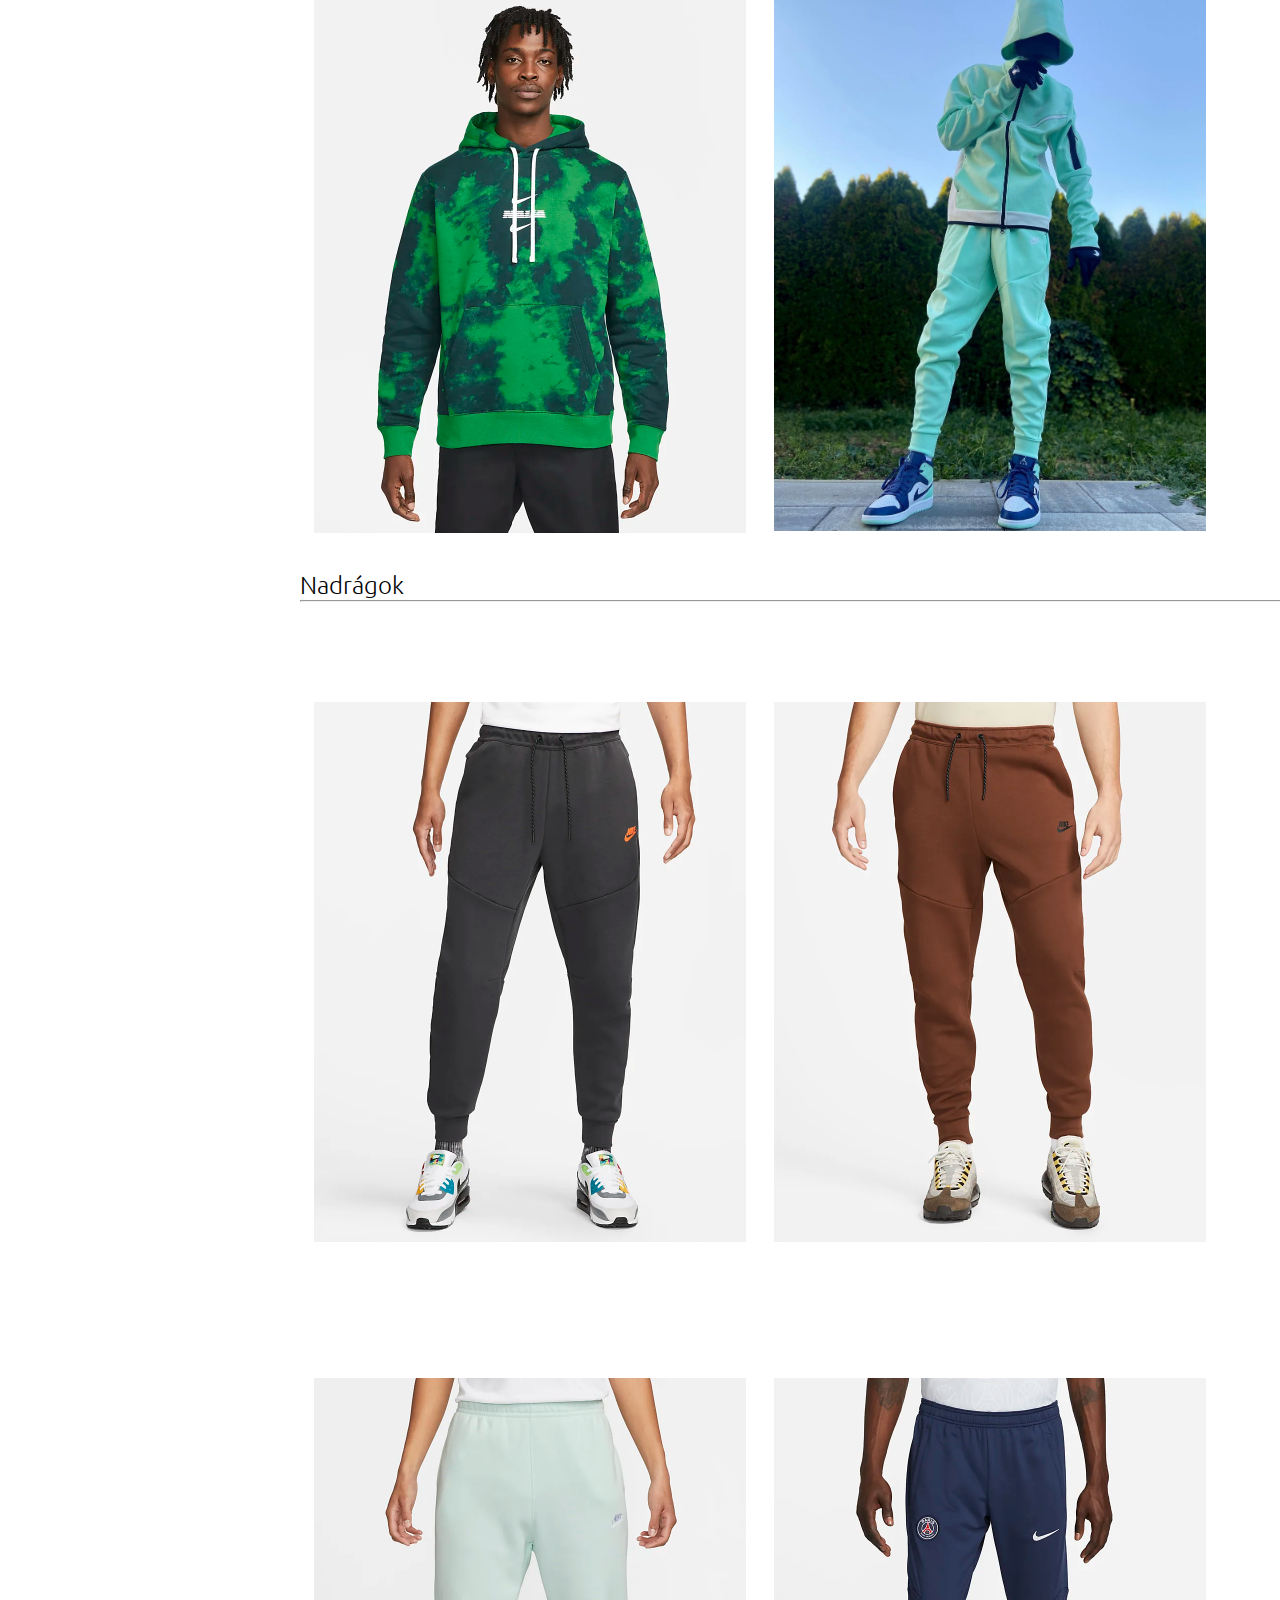
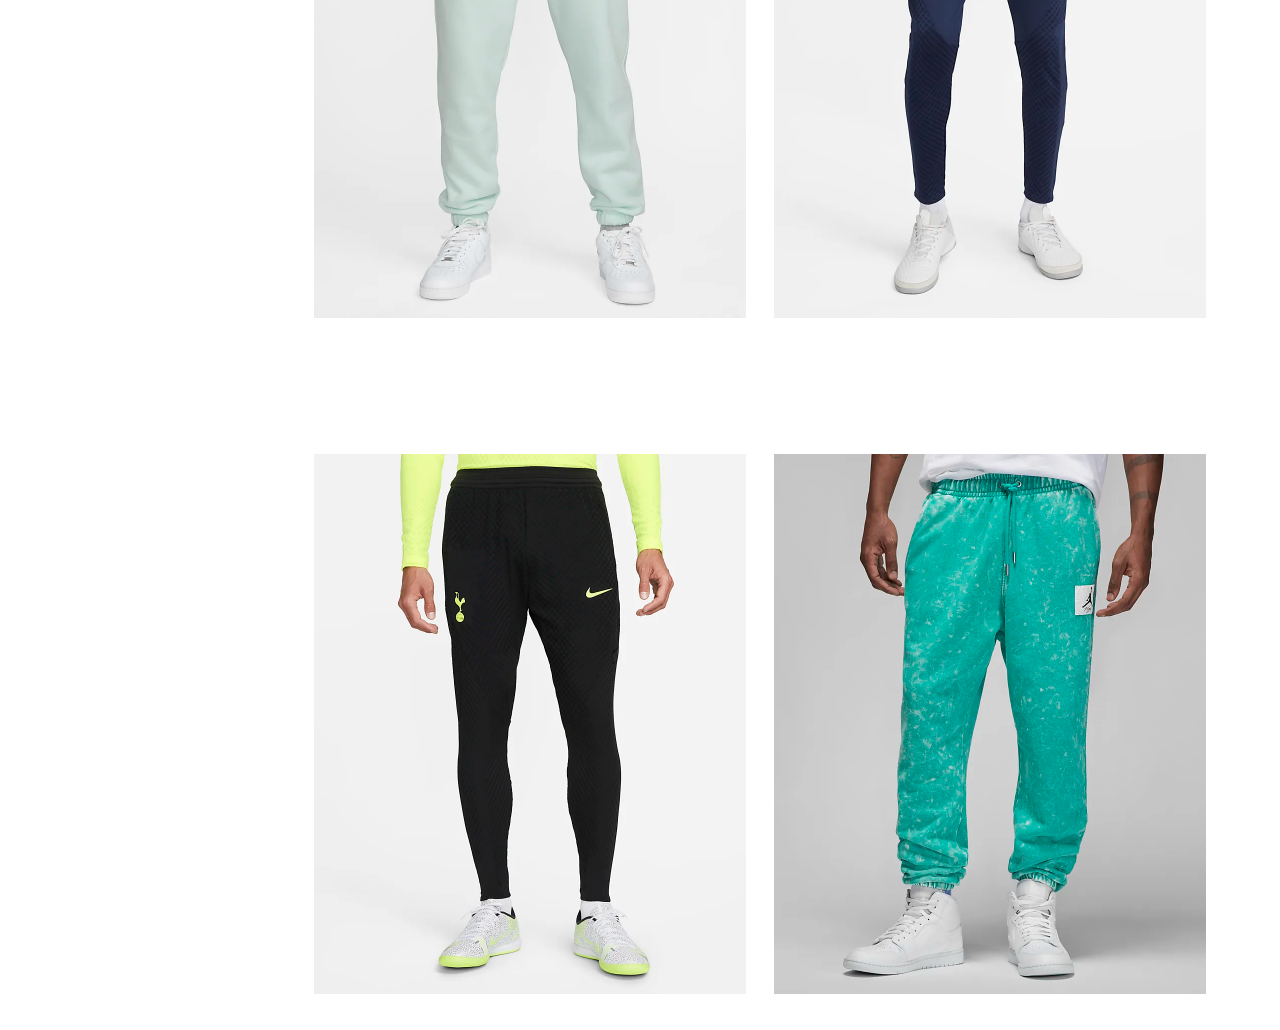
<file: clothes.html>
<!DOCTYPE html>
<html lang="hu">
<head>
    <meta charset="UTF-8">
    <meta http-equiv="X-UA-Compatible" content="IE=edge">
    <meta name="viewport" content="width=device-width, initial-scale=1.0">
    <title>Nike</title>
    <link rel="stylesheet" href="style.css">
    <link rel="preconnect" href="https://fonts.googleapis.com">
    <link rel="preconnect" href="https://fonts.gstatic.com" crossorigin>
    <link href="https://fonts.googleapis.com/css2?family=Ubuntu&display=swap" rel="stylesheet">
    <link rel="icon" type="image/x-icon" href="logo.png">
</head>
<body>
    <div class="header">
        <nav>
            <a href="index.html">
                <img id="logo" src="logo.png">
            </a>
            <ul>
                <li><a href="sport.html">Sport</a></li>
                <li><a href="accesories.html">Kiegészítők</a></li>
                <li><a href="clothes.html">Ruházat</a></li>
                <li><a href="jordan.html">Jordan</a></li>
                <li><a href="shoes.html">Cipők</a></li>
            </ul>  
        <input type="text" placeholder="Keresés">
        </nav>     
    </div>

<div class="clothes">

<h2>Pulóverek</h2>

<hr>

<a href="https://www.nike.com/hu/t/sportswear-tech-fleece-hosszu-cipzaras-kapucnis-pulover-kC99j3/CU4489-063" target="_blank"> <img src="Pictures/Clothes/hoodie1.png" alt="" >
</a>
<a href="https://www.nike.com/hu/t/sportswear-tech-fleece-hosszu-cipzaras-kapucnis-pulover-wvRjNX/DV0537-696" target="_blank"> <img src="Pictures/Clothes/hoodie2.png" alt="">
</a>
<a href="https://www.nike.com/hu/t/sportswear-tech-fleece-hosszu-cipzaras-ferfifelso-qD74d1/DR6165-030" target="_blank"> <img src="Pictures/Clothes/hoodie3.png" alt="">
</a>

<br>

<a href="https://www.nike.com/hu/t/jordan-flight-mvp-jumpman-polar-ferfipulover-ZtS9p9" target="_blank"> <img src="Pictures/Clothes/hoodie4.png" alt="">
</a>
<a href="https://www.nike.com/hu/t/nigeria-club-fleece-kapucnis-ferfipulover-467DzX/DN1098-302" target="_blank"> <img src="Pictures/Clothes/hoodie5.png" alt="">
</a>
<a href="https://instagram.com/martin._.paradi?igshid=YmMyMTA2M2Y" target="_blank"> <img src="Pictures/Clothes/hoodie6.png" alt="Majtin">
</a>

<h2>Nadrágok</h2>
<hr>

<a href="https://www.nike.com/hu/t/sportswear-tech-fleece-szabadidonadrag-c9Fj2s/DV0538-070" target="_blank"><img src="Pictures/Clothes/pants1.png" alt="">
</a>
<a href="https://www.nike.com/hu/t/sportswear-tech-fleece-szabadidonadrag-vSBPT5/CU4495-259" target="_blank"><img src="Pictures/Clothes/pants2.png" alt="">
</a>
<a href="https://www.nike.com/hu/t/sportswear-club-fleece-ferfinadrag-748hSw/BV2737-394" target="_blank"><img src="Pictures/Clothes/pants3.png" alt="">
</a>

<a href="https://www.nike.com/hu/t/paris-saint-germain-strike-dri-fit-futballnadrag-lbgK7N/DJ8550-410" target="_blank"><img src="Pictures/Clothes/pants4.png" alt="">
</a>
<a href="https://www.nike.com/hu/t/tottenham-hotspur-strike-elite-dri-fit-adv-futballnadrag-ckSmFF/DM2295-010" target="_blank"><img src="Pictures/Clothes/pants5.png" alt="">
</a>
<a href="https://www.nike.com/hu/t/jordan-flight-fleece-koptatott-ferfinadrag-w2ZBk1/DR3089-322
" target="_blank"><img src="Pictures/Clothes/pants6.png" alt="">
</a>

</div>

</body>
</html>
</file>
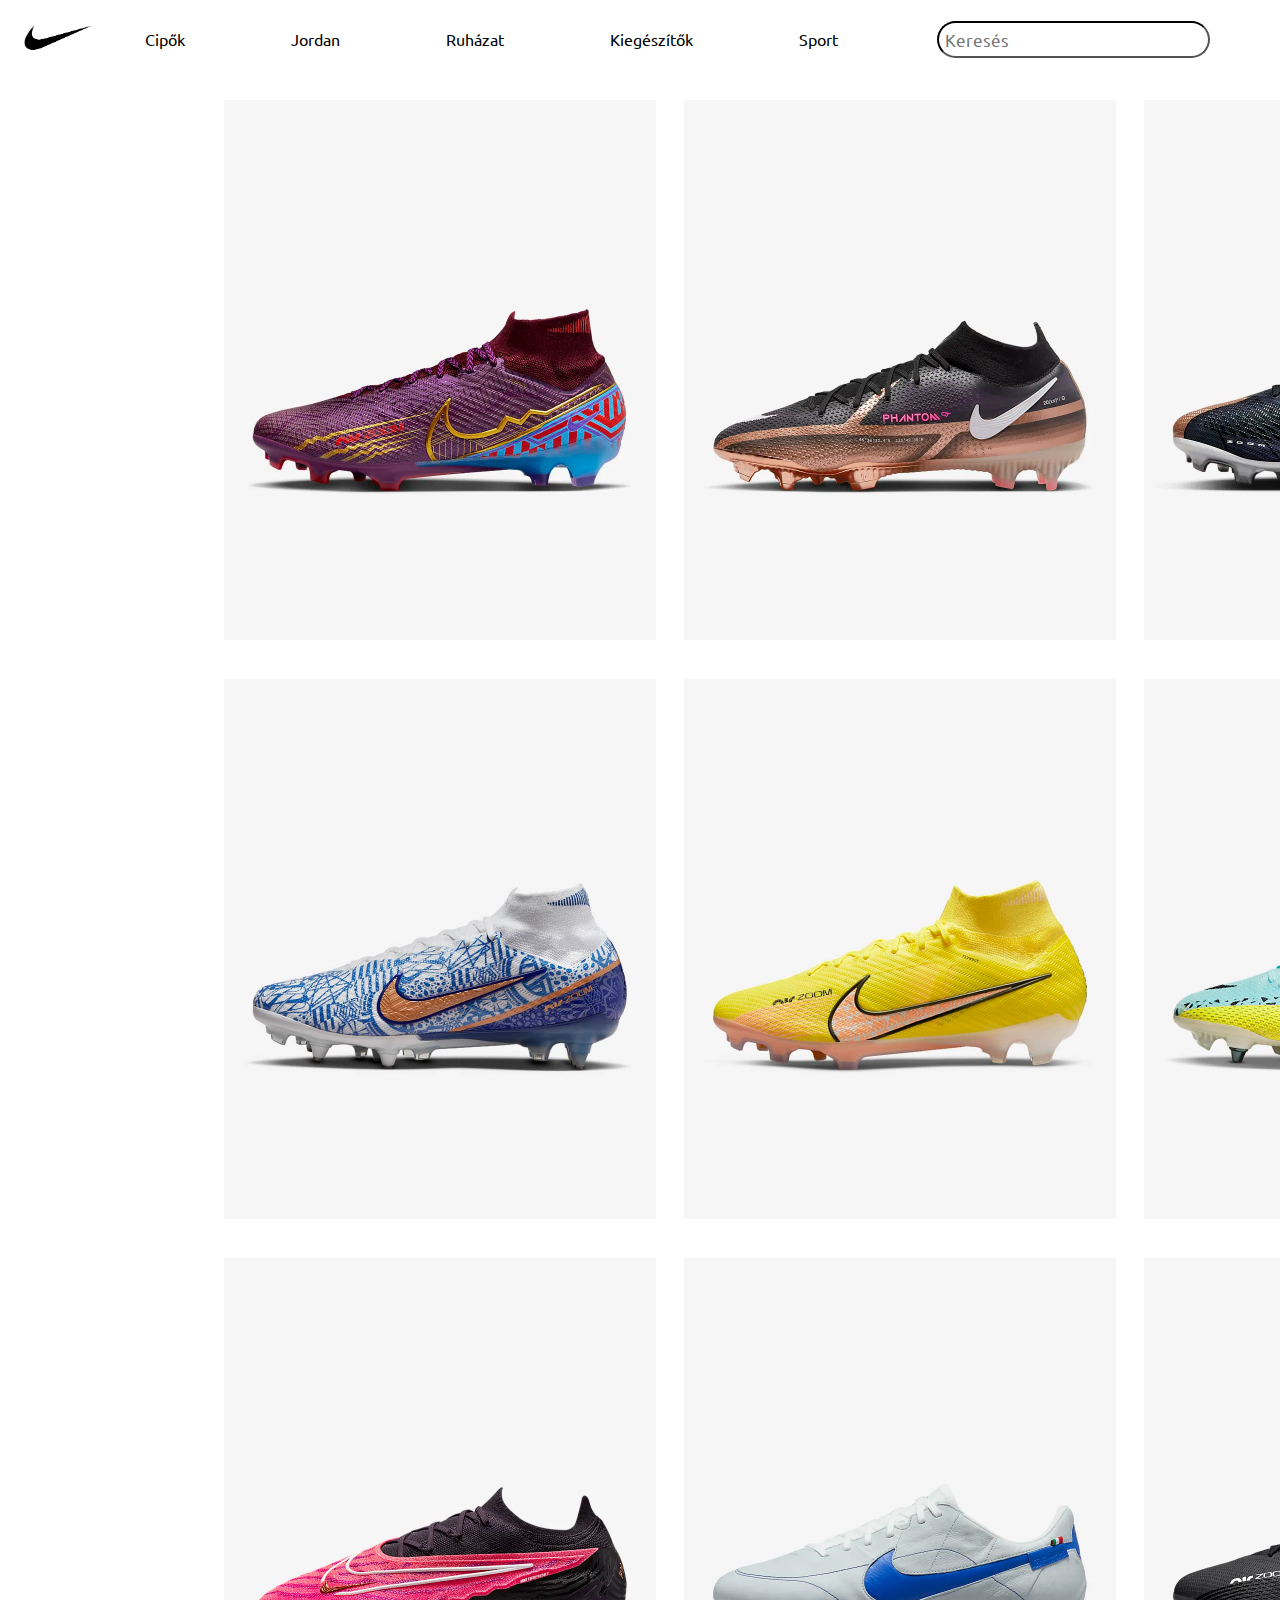
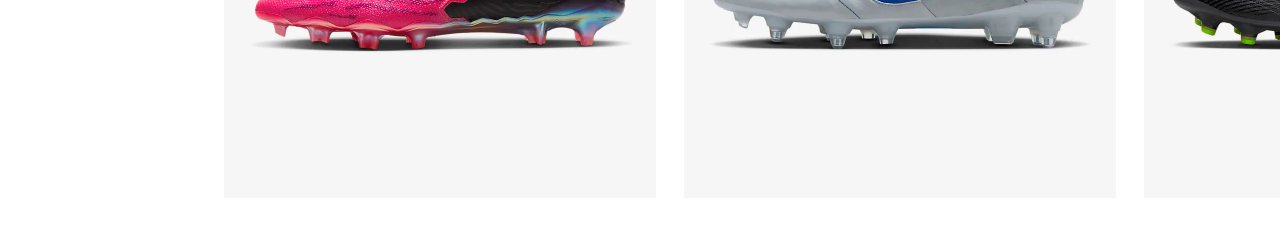
<file: football.html>
<!DOCTYPE html>
<html lang="en">
<head>
    <meta charset="UTF-8">
    <meta http-equiv="X-UA-Compatible" content="IE=edge">
    <meta name="viewport" content="width=device-width, initial-scale=1.0">
    <title>Football</title>
    <link rel="stylesheet" href="style.css">
    <link rel="preconnect" href="https://fonts.googleapis.com">
    <link rel="preconnect" href="https://fonts.gstatic.com" crossorigin>
    <link href="https://fonts.googleapis.com/css2?family=Ubuntu&display=swap" rel="stylesheet">
    <link rel="icon" type="image/x-icon" href="logo.png">
</head>
<body>
    <div class="header">
        <nav>
            <a href="index.html">
                <img id="logo" src="logo.png">
            </a>
            <ul>
                <li><a href="sport.html">Sport</a></li>
                <li><a href="accesories.html">Kiegészítők</a></li>
                <li><a href="clothes.html">Ruházat</a></li>
                <li><a href="jordan.html">Jordan</a></li>
                <li><a href="shoes.html">Cipők</a></li>
            </ul>  
        <input type="text" placeholder="Keresés">
        </nav>     
    </div>
    <div class="shoes1">
        <div class="content">
            <a href="https://www.nike.com/hu/t/zoom-mercurial-superfly-9-elite-km-fg-stoplis-futballcipo-normal-talajra-N2M9vT/DO9342-694" target="_blank">
                <img src="Pictures/Sport/Football/Nike Zoom Mercurial Superfly 9 Elite KM FG.png" alt="Nike Zoom Mercurial Superfly 9 Elite KM FG">
            </a>
        </div>
        <div class="container">
            <a href="https://www.nike.com/hu/t/phantom-gt2-elite-dynamic-fit-fg-futballcipo-normal-talajra-KRt0mP/DR5955-810" target="_blank">
                <img src="Pictures/Sport/Football/Nike Phantom GT2 Elite Dynamic Fit FG.png" alt="Nike Phantom GT2 Elite Dynamic Fit FG">
            </a>
        </div>
        <div class="container">
            <a href="https://www.nike.com/hu/t/zoom-mercurial-vapor-15-elite-se-fg-normal-talajra-futballcipo-nFR941/DQ7788-001" target="_blank">
                <img src="Pictures/Sport/Football/Nike Zoom Mercurial Vapor 15 Elite SE FG.png" alt="Nike Zoom Mercurial Vapor 15 Elite SE FG">
            </a>
        </div>
    </div>
    <div class="shoes">
        <div class="container">
            <a href="https://www.nike.com/hu/t/zoom-mercurial-superfly-9-elite-cr7-sg-pro-anti-clog-traction-futballcipo-lagy-talajra-HjDmWn/DQ5294-182" target="_blank">
                <img src="Pictures/Sport/Football/Nike Zoom Mercurial Superfly 9 Elite CR7 SG-Pro Anti-Clog Traction.png" alt="Nike Zoom Mercurial Superfly 9 Elite CR7 SG-Pro Anti-Clog Traction">
            </a>
        </div>
        <div class="container">
            <a href="https://www.nike.com/hu/t/zoom-mercurial-superfly-9-elite-fg-stoplis-futballcipo-normal-talajra-v53FKT/DJ4977-780" target="_blank">
                <img src="Pictures/Sport/Football/Nike Zoom Mercurial Superfly 9 Elite FG.png" alt="Nike Zoom Mercurial Superfly 9 Elite FG">
            </a>
        </div>
        <div class="container">
            <a href="https://www.nike.com/hu/t/phantom-gt2-elite-sg-pro-ac-stoplis-futballcipo-lagy-talajra-0639bz/DC0753-407" target="_blank">
                <img src="Pictures/Sport/Football/Nike Phantom GT2 Elite SG-Pro AC.png" alt="Nike Phantom GT2 Elite SG-Pro AC">
            </a>
        </div>
    </div>
        <div class="shoes">
        <div class="container">
            <a href="https://www.nike.com/hu/t/gripknit-phantom-gx-elite-fg-stoplis-futballcipo-normal-talajra-C0D3tn/DC9968-610" target="_blank">
                <img src="Pictures/Sport/Football/Nike Gripknit Phantom GX Elite FG.png" alt="Nike Gripknit Phantom GX Elite FG">
            </a>
        </div>
        <div class="container">
            <a href="https://www.nike.com/hu/t/tiempo-legend-9-elite-mi-sg-pro-anti-clog-stoplis-futballcipo-lagy-talajra-XDBCXK/DQ7794-140" target="_blank">
                <img src="Pictures/Sport/Football/Nike Tiempo Legend 9 Elite MI SG-Pro Anti-Clog Traction.png" alt="Nike Tiempo Legend 9 Elite MI SG-Pro Anti-Clog Traction">
            </a>
        </div>
        <div class="container">
            <a href="https://www.nike.com/hu/t/zoom-mercurial-superfly-9-elite-ag-pro-mugyepre-stoplis-futballcipo-fqB8b9/DJ5165-001" target="_blank">
                <img src="Pictures/Sport/Football/Nike Zoom Mercurial Superfly 9 Elite AG-Pro.png" alt="Nike Zoom Mercurial Superfly 9 Elite AG-Pro"> 
            </a>
        </div>
    </div>
</body>
</html>
</file>
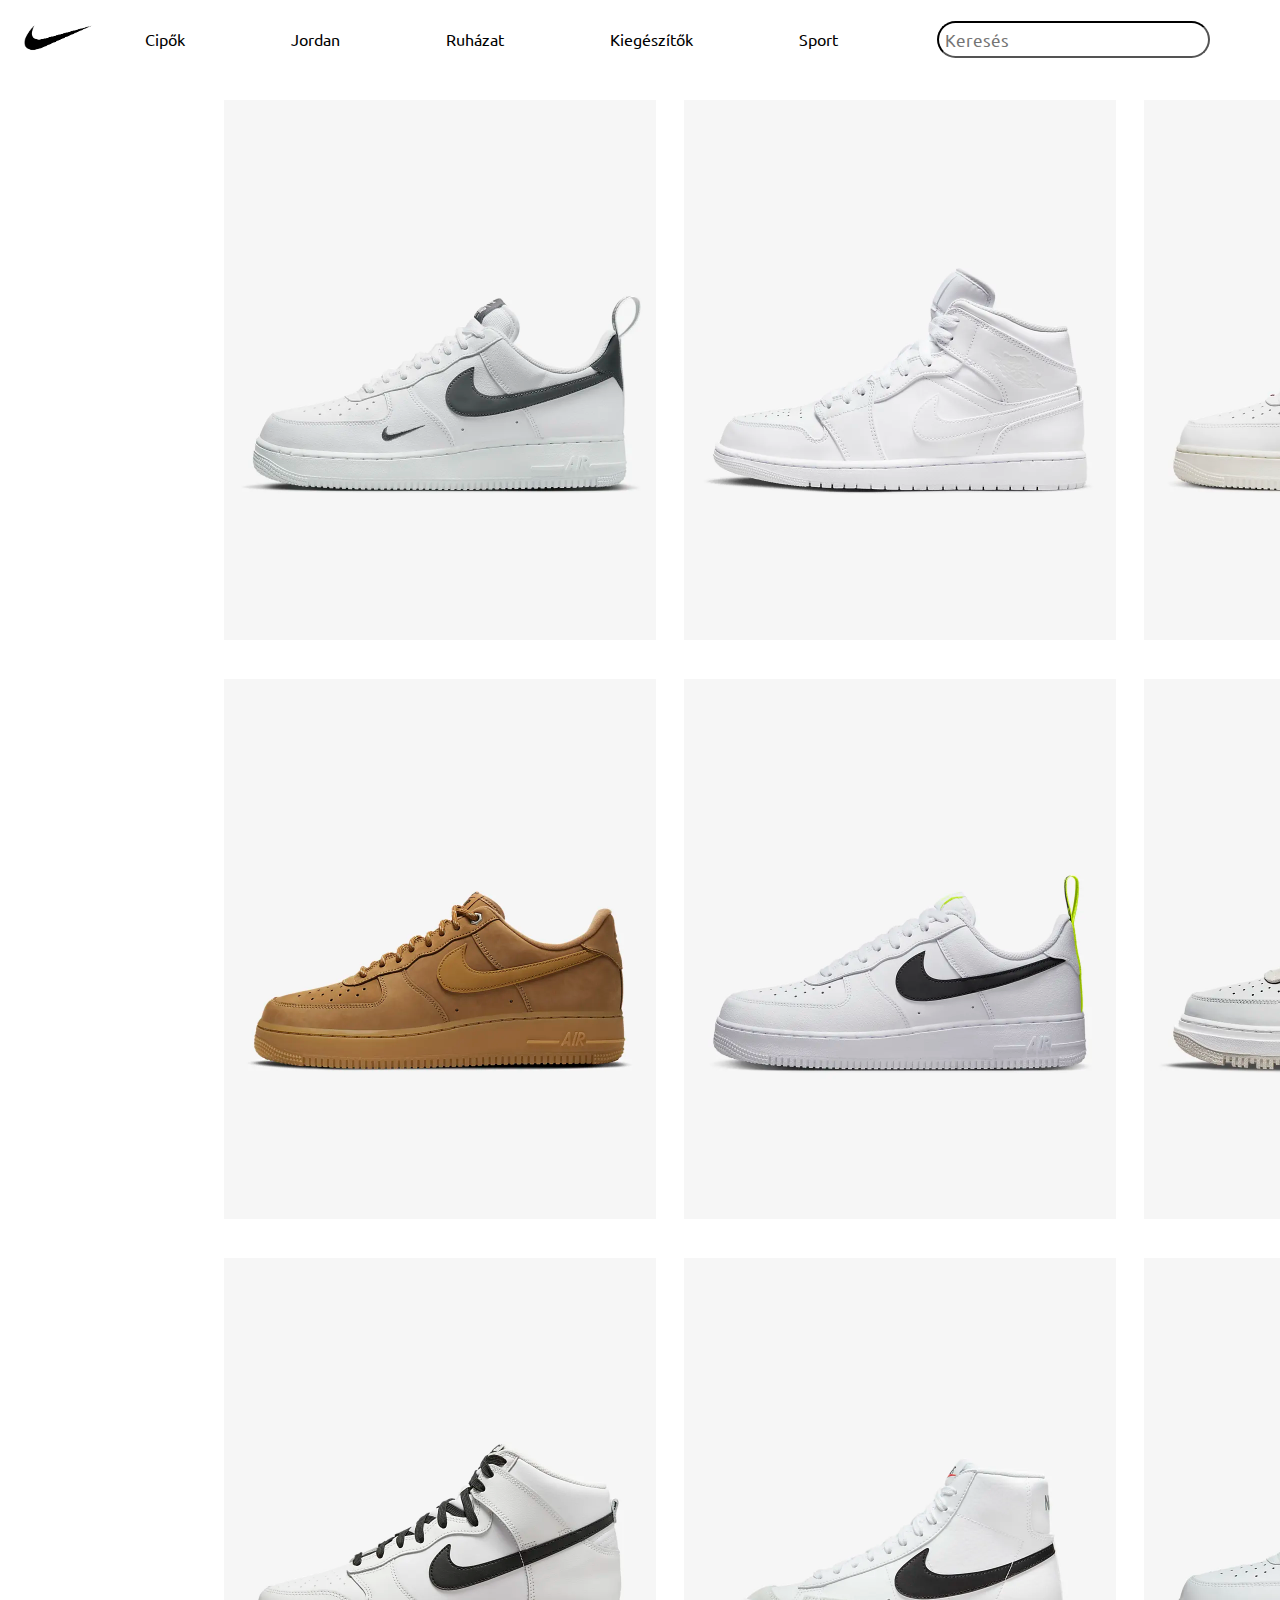
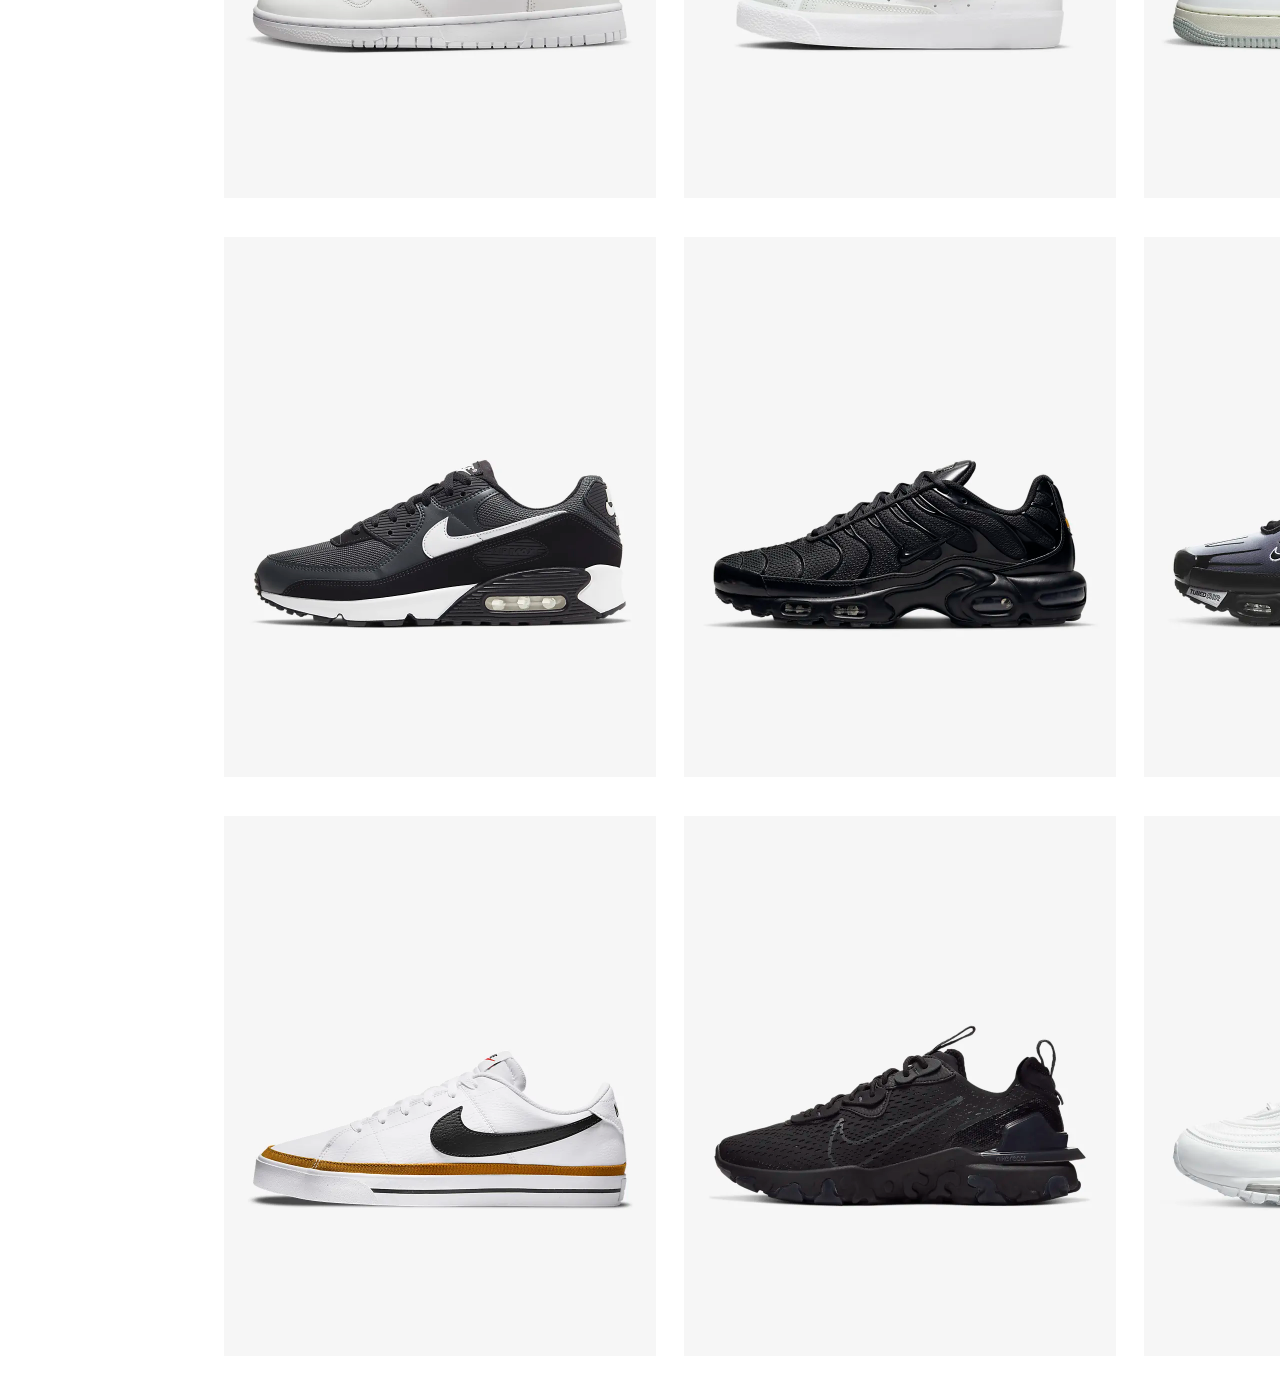
<file: shoes.html>
<!DOCTYPE html>
<html lang="hu">
<head>
    <meta charset="UTF-8">
    <meta http-equiv="X-UA-Compatible" content="IE=edge">
    <meta name="viewport" content="width=device-width, initial-scale=1.0">
    <title>Nike</title>
    <link rel="stylesheet" href="style.css">
    <link rel="preconnect" href="https://fonts.googleapis.com">
    <link rel="preconnect" href="https://fonts.gstatic.com" crossorigin>
    <link href="https://fonts.googleapis.com/css2?family=Ubuntu&display=swap" rel="stylesheet">
    <link rel="icon" type="image/x-icon" href="logo.png">
</head>
<body>
    <div class="header">
        <nav>
            <a href="index.html">
                <img id="logo" src="logo.png">
            </a>
            <ul>
                <li><a href="sport.html">Sport</a></li>
                <li><a href="accesories.html">Kiegészítők</a></li>
                <li><a href="clothes.html">Ruházat</a></li>
                <li><a href="jordan.html">Jordan</a></li>
                <li><a href="shoes.html">Cipők</a></li>
            </ul>  
        <input type="text" placeholder="Keresés">
        </nav>     
    </div>

    <div class="shoes1">
        <div class="container">
            <a href="https://www.nike.com/hu/t/air-force-1-07-lv8-ut-ferficipo-rvlqzd/DX8967-100" target="_blank">
                <img src="Pictures/Shoes/Nike Air Force 1 ’07 LV8 UT.png" alt="Nike Air Force 1">
                <div class="middle"><div class="text">Nike Air Force 1 ’07 LV8 UT</div></div>
            </a>
        </div>
        <div class="container">
        <a href="https://www.nike.com/hu/t/air-jordan-1-mid-cipo-00qK2m/554724-136" target="_blank">
            <img src="Pictures/Shoes/Air Jordan 1 Mid.png" alt="Air Jordan 1 Mid">
            <div class="middle"><div class="text">Air Jordan 1 Mid</div></div>
        </a>
        </div>
        <div  class="container">
            <a href="https://www.nike.com/hu/t/air-force-1-07-ferficipo-Fs2xVM/DQ7664-100" target="_blank">
                <img src="Pictures/Shoes/Nike Air Force 1 ’07 Premium.png" alt="Nike Air Force 1 ’07 Premium">
                <div class="middle"><div class="text">Nike Air Force 1 ’07 Premium</div></div>
            </a>
        </div>
    </div>
    <div class="shoes">
        <div class="container">
            <a href="https://www.nike.com/hu/t/air-force-1-07-wb-ferficipo-MdQ07C/CJ9179-200" target="_blank">
                <img src="Pictures/Shoes/Nike Air Force 1 '07 WB.png" alt="Nike Air Force 1 '07 WB" >
                <div class="middle"><div class="text">Nike Air Force 1 '07 WB</div></div>
            </a>
        </div> 
        <div class="container">
            <a href="https://www.nike.com/hu/t/air-force-1-07-ferficipo-lbqQdp/DZ4510-100" target="_blank">
                <img src="Pictures/Shoes/Nike Air Force 1 ’07.png" alt="Nike Air Force 1 ’07">
                <div class="middle"><div class="text">Nike Air Force 1 ’07</div></div>
            </a>
        </div>
        <div class="container">
            <a href="https://www.nike.com/hu/t/air-force-1-luxe-ferficipo-FXvSPL/DD9605-100" target="_blank">
                <img src="Pictures/Shoes/Nike Air Force 1 Luxe.png" alt="Nike Air Force 1 Luxe">
                <div class="middle"><div class="text">Nike Air Force 1 Luxe</div></div>
            </a>
        </div>
    </div>
    <div class="shoes">
        <div class="container">
            <a href="https://www.nike.com/hu/t/dunk-high-retro-ferficipo-Q8PssZ/DJ6189-101" target="_blank">
                <img src="Pictures/Shoes/Nike Dunk High Retro.png" alt="Nike Dunk High Retro" >
                <div class="middle"><div class="text">Nike Dunk High Retro</div></div>
            </a>
        </div>
        <div class="container">
            <a href="https://www.nike.com/hu/t/blazer-mid-77-cipo-pLGz7q/DA4086-100" target="_blank">
                <img src="Pictures/Shoes/Nike Blazer Mid '77.png" alt="Nike Air Force 1 '07">
                <div class="middle"><div class="text">Nike Blazer Mid '77</div></div>
            </a>
        </div>
        <div class="container">
            <a href="https://www.nike.com/hu/t/air-force-1-07-ferficipo-4QRn0R/DX2660-100" target="_blank">
                <img src="Pictures/Shoes/Nike Air Force 1 '070.png" alt="Nike Air Force 1 '07">
                <div class="middle"><div class="text">Nike Air Force 1 '07</div></div>
            </a>
        </div>
    </div>
    <div class="shoes">
        <div class="container">
            <a href="https://www.nike.com/hu/t/air-max-90-g-golfcipo-xKFf9s/CU9978-002" target="_blank">
                <img src="Pictures/Shoes/Nike Air Max 90.png" alt="Nike Air Max 90">
                <div class="middle"><div class="text">Nike Air Max 90</div></div>
            </a>
        </div>
        <div class="container">
            <a href="https://www.nike.com/hu/t/air-max-plus-ferficipo-CrzK8K/604133-050" target="_blank">
                <img src="Pictures/Shoes/Nike Air Max Plus.png" alt="Nike Air Max Plus">
                <div class="middle"><div class="text">Nike Air Max Plus</div></div>
            </a>
        </div>
        <div class="container">
            <a href="https://www.nike.com/hu/t/air-max-plus-iii-ferficipo-3BSBtx/DJ4600-001">
                <img src="Pictures/Shoes/Nike Air Max Plus III.png" alt="Nike Air Max Plus III">
                <div class="middle"><div class="text">Nike Air Max Plus III</div></div>
            </a>
        </div>
    </div>
    <div class="shoes">
        <div class="container">
            <a href="https://www.nike.com/hu/t/court-legacy-ferficipo-nWgWqC/DH3162-001" target="_blank">
                <img src="Pictures/Shoes/Nike Court Legacy.png" alt="Nike Court Legacy">
                <div class="middle"><div class="text">Nike Court Legacy</div></div>
            </a>
        </div>
        <div class="container">
            <a href="https://www.nike.com/hu/t/react-vision-ferficipo-QXfgMp/CD4373-004" target="_blank">
                <img src="Pictures/Shoes/Nike React Vision.png" alt="Nike React Vision">
                <div class="middle"><div class="text">Nike React Vision</div></div>
            </a>
        </div>
        <div class="container">
            <a href="https://www.nike.com/hu/t/air-max-97-ferficipo-nsRddC/921826-101" target="_blank">
                <img src="Pictures/Shoes/Nike Air Max 97.png" alt="Nike Air Max 97">
                <div class="middle"><div class="text">Nike Air Max 97</div></div>
            </a>
        </div>
    </div>
</body>
</html>
</file>
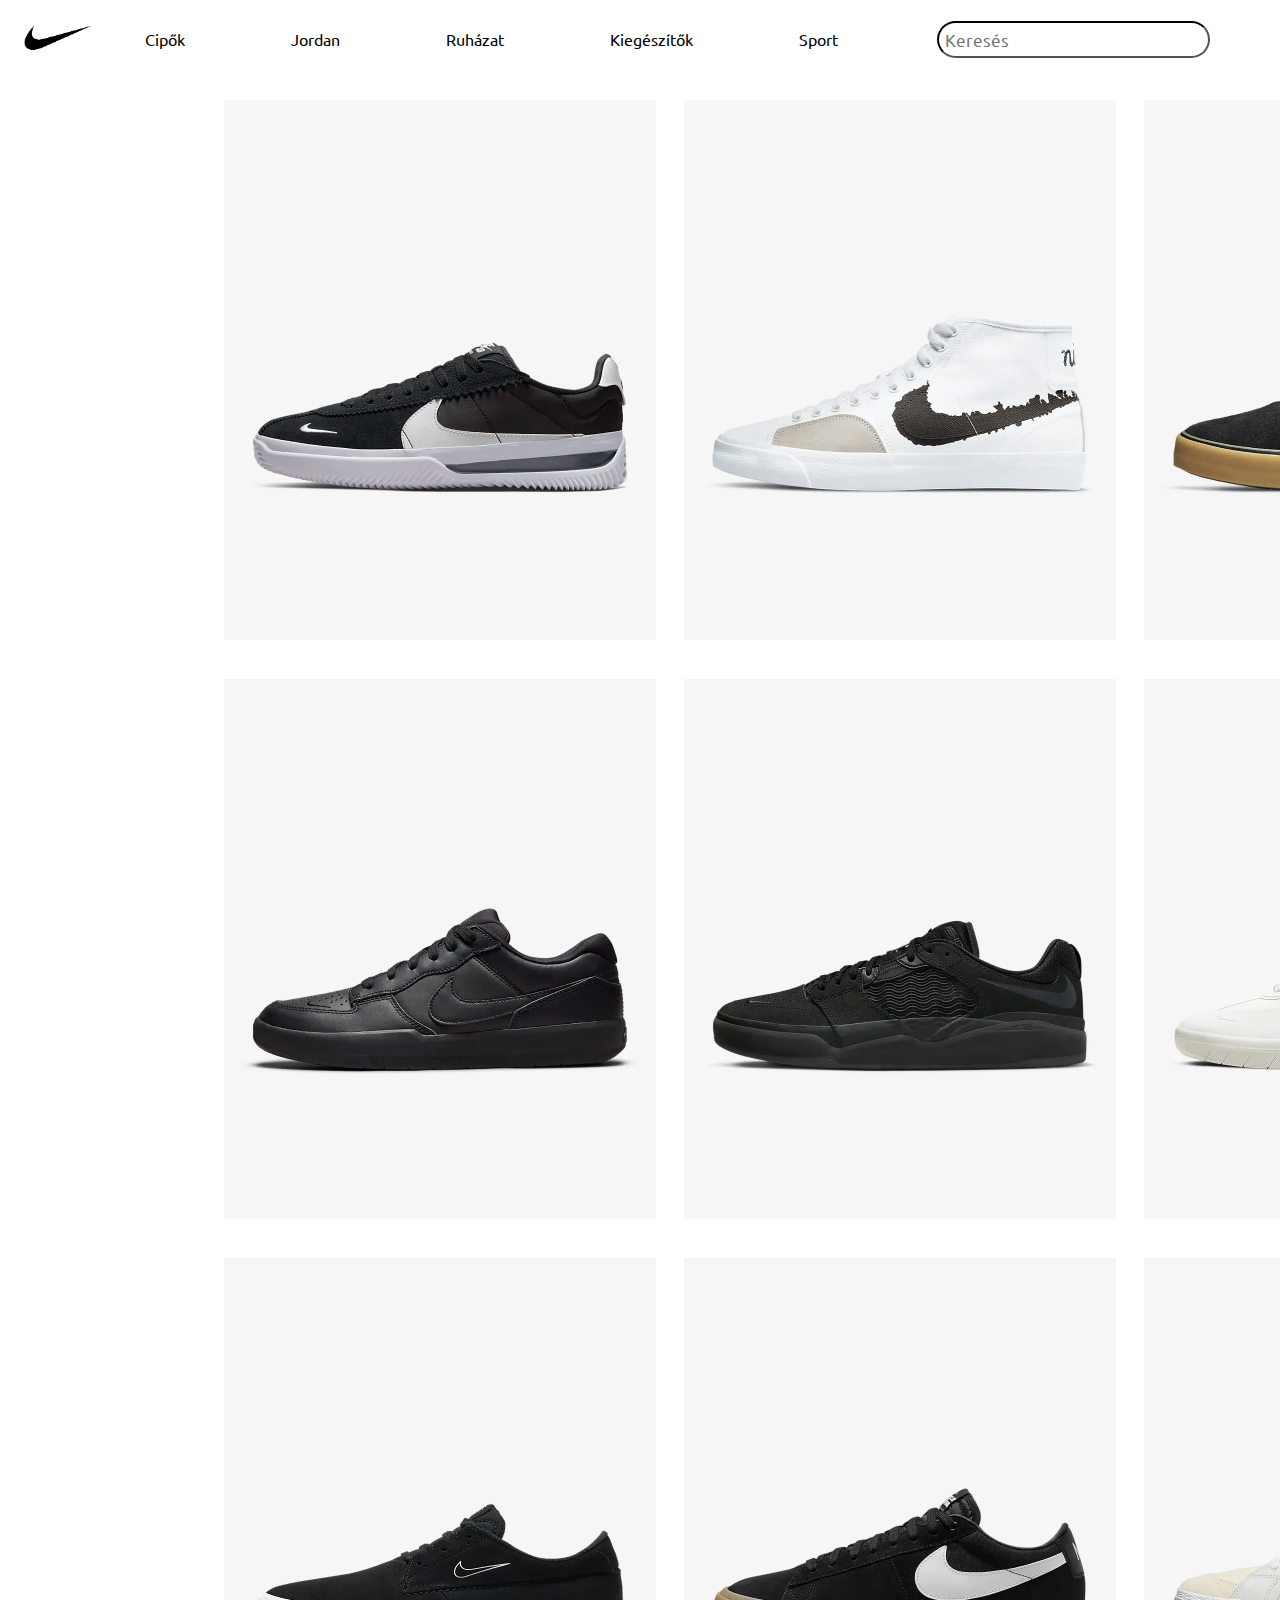
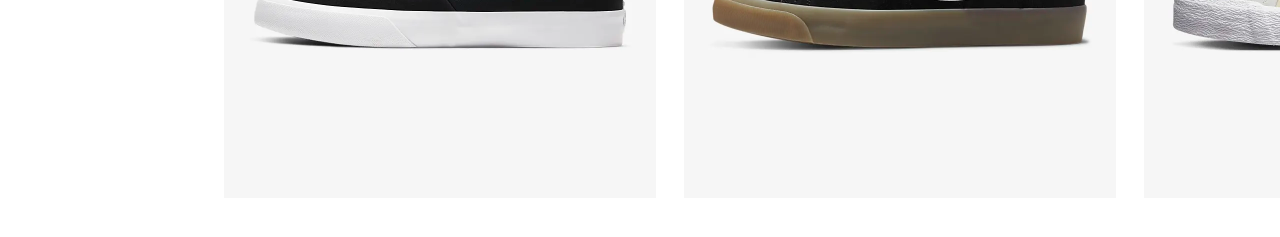
<file: skate.html>
<!DOCTYPE html>
<html lang="en">
<head>
    <meta charset="UTF-8">
    <meta http-equiv="X-UA-Compatible" content="IE=edge">
    <meta name="viewport" content="width=device-width, initial-scale=1.0">
    <title>Skateboard</title>
    <link rel="stylesheet" href="style.css">
    <link rel="preconnect" href="https://fonts.googleapis.com">
    <link rel="preconnect" href="https://fonts.gstatic.com" crossorigin>
    <link href="https://fonts.googleapis.com/css2?family=Ubuntu&display=swap" rel="stylesheet">
    <link rel="icon" type="image/x-icon" href="logo.png">
</head>
<body>
    <div class="header">
        <nav>
            <a href="index.html">
                <img id="logo" src="logo.png">
            </a>
            <ul>
                <li><a href="sport.html">Sport</a></li>
                <li><a href="accesories.html">Kiegészítők</a></li>
                <li><a href="clothes.html">Ruházat</a></li>
                <li><a href="jordan.html">Jordan</a></li>
                <li><a href="shoes.html">Cipők</a></li>
            </ul>  
        <input type="text" placeholder="Keresés">
        </nav>     
    </div>
    <div class="shoes1">
        <div class="content">
            <a href="" target="_blank">
                <img src="Pictures/Sport/Skateboard/Nike BRSB.png" alt="Nike BRSB">
            </a>
        </div>
        <div class="container">
            <a href="" target="_blank">
                <img src="Pictures/Sport/Skateboard/Nike SB Blazer Court Mid Premium.png" alt="Nike SB Blazer Court Mid Premium">
            </a>
        </div>
        <div class="container">
            <a href="" target="_blank">
                <img src="Pictures/Sport/Skateboard/Nike SB Chron 2.png" alt="Nike SB Chron">
            </a>
        </div>
    </div>
    <div class="shoes">
        <div class="container">
            <a href="" target="_blank">
                <img src="Pictures/Sport/Skateboard/Nike SB Force 58 Premium.png" alt="Nike SB Force 58 Premium">
            </a>
        </div>
        <div class="container">
            <a href="" target="_blank">
                <img src="Pictures/Sport/Skateboard/Nike SB Ishod Wair Premium.png" alt="Nike SB Ishod Wair Premium">
            </a>
        </div>
        <div class="container">
            <a href="" target="_blank">
                <img src="Pictures/Sport/Skateboard/Nike SB Nyjah Free 2.png" alt="Nike SB Nyjah Free 2">
            </a>
        </div>
    </div>
        <div class="shoes">
        <div class="container">
            <a href="" target="_blank">
                <img src="Pictures/Sport/Skateboard/Nike SB Shane.png" alt="Nike SB Shane">
            </a>
        </div>
        <div class="container">
            <a href="" target="_blank">
                <img src="Pictures/Sport/Skateboard/Nike SB Zoom Blazer Low Pro GT.png" alt="Nike SB Zoom Blazer Low Pro GT">
            </a>
        </div>
        <div class="container">
            <a href="" target="_blank">
                <img src="Pictures/Sport/Skateboard/Nike SB Zoom Blazer Mid Premium.png" alt="Nike SB Zoom Blazer Mid Premium"> 
            </a>
        </div>
    </div> 
</body>
</html>
</file>
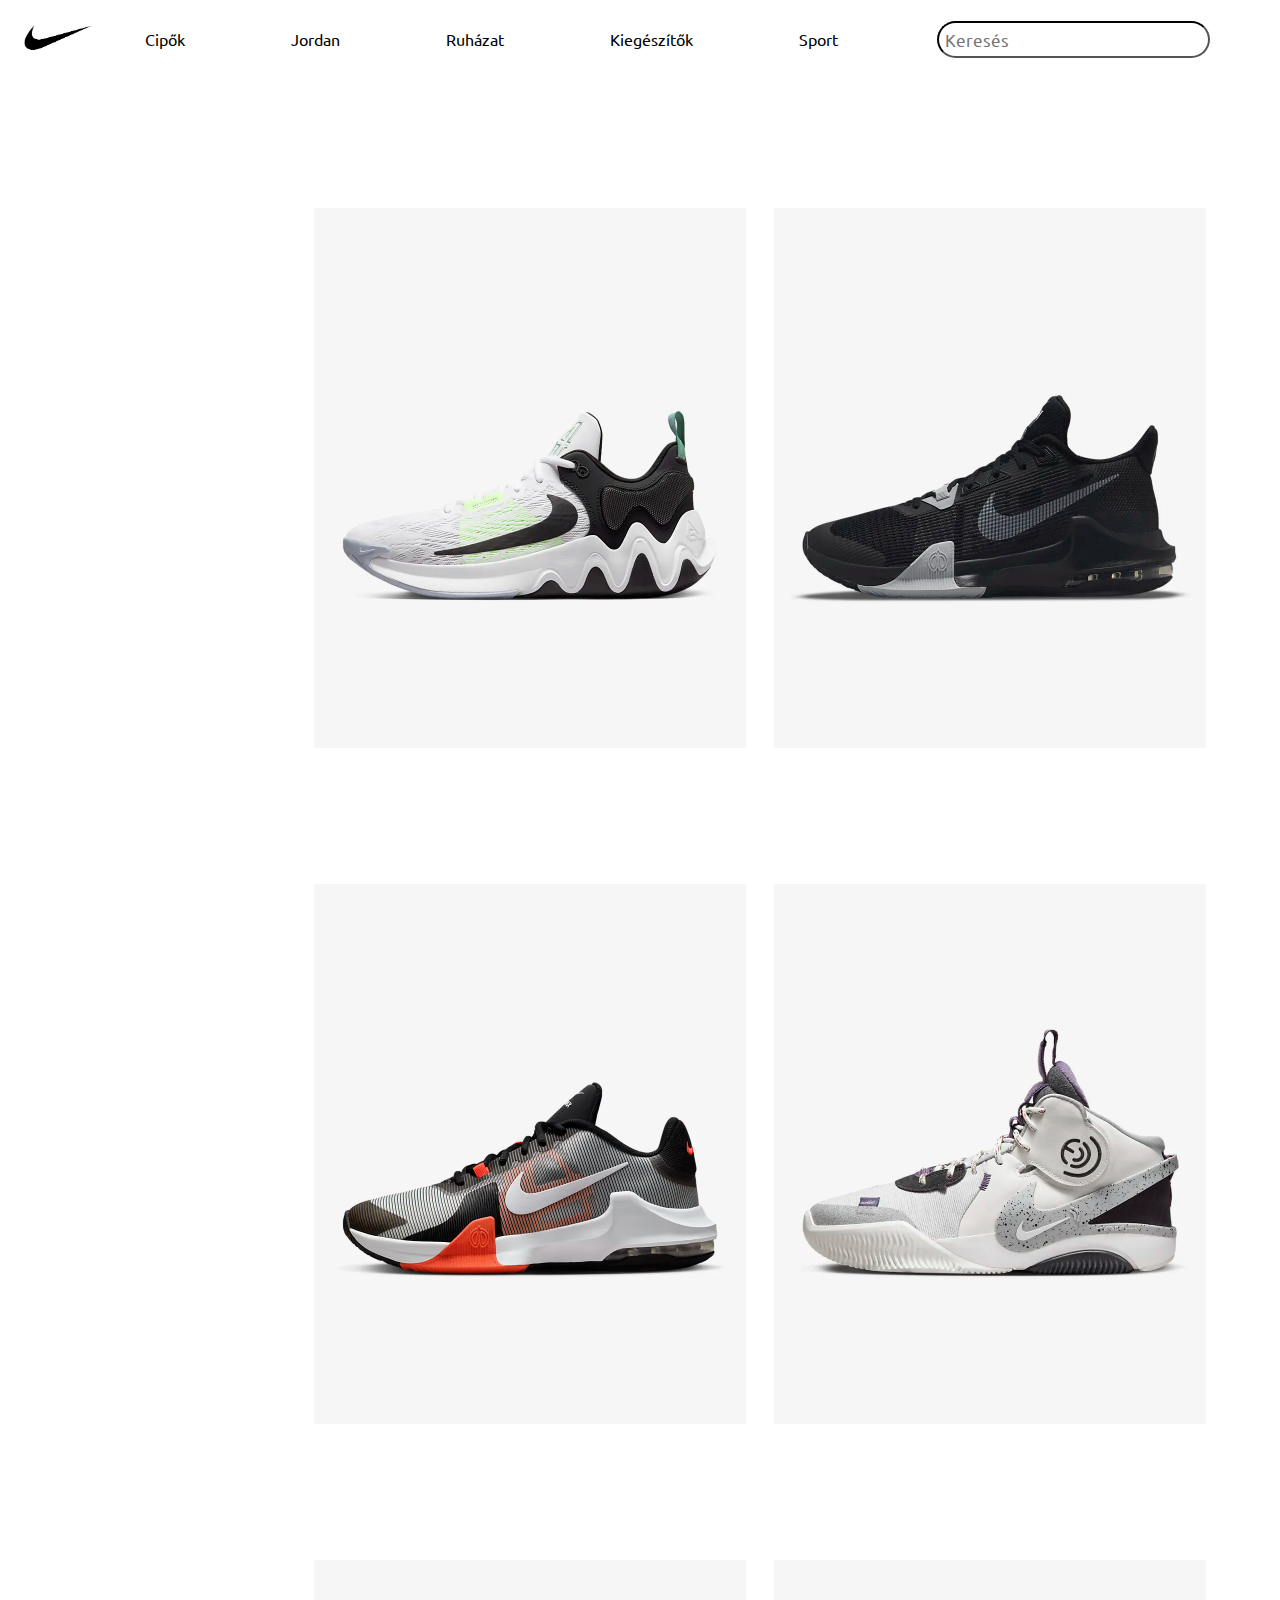
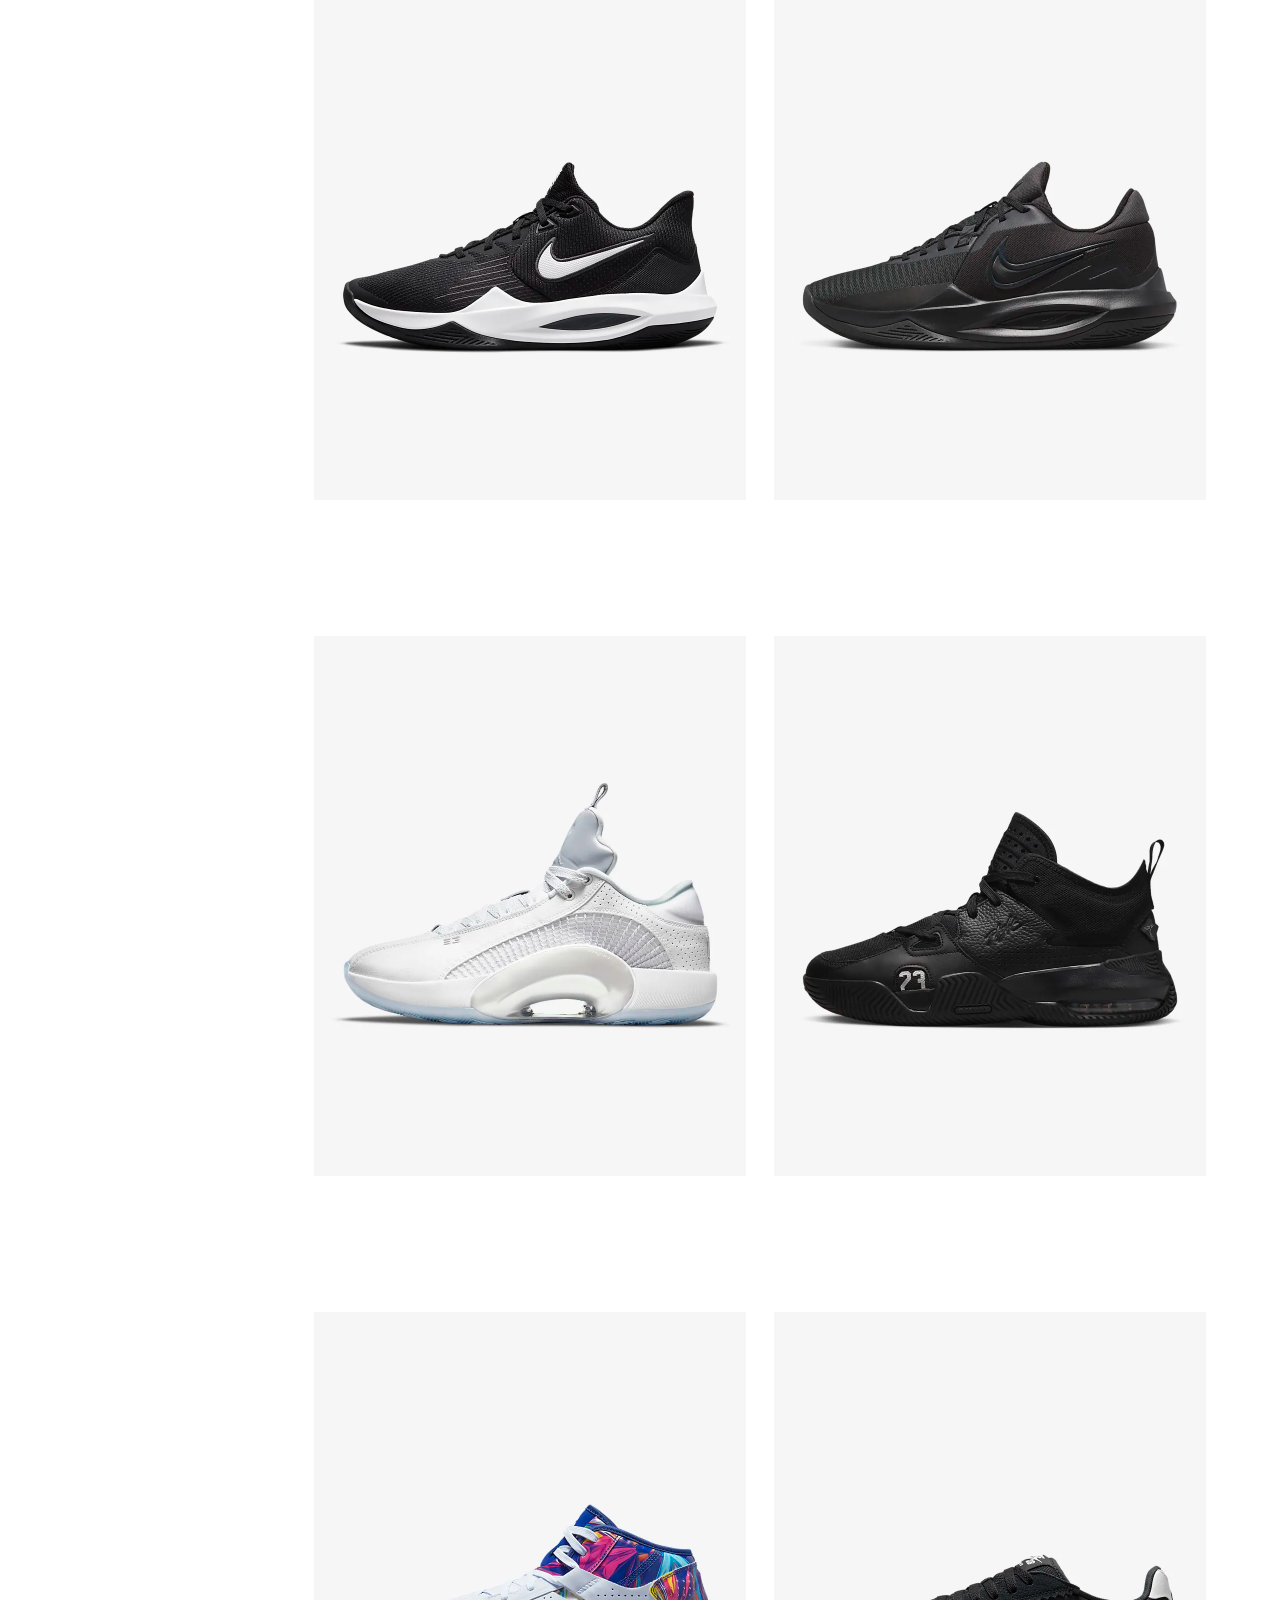
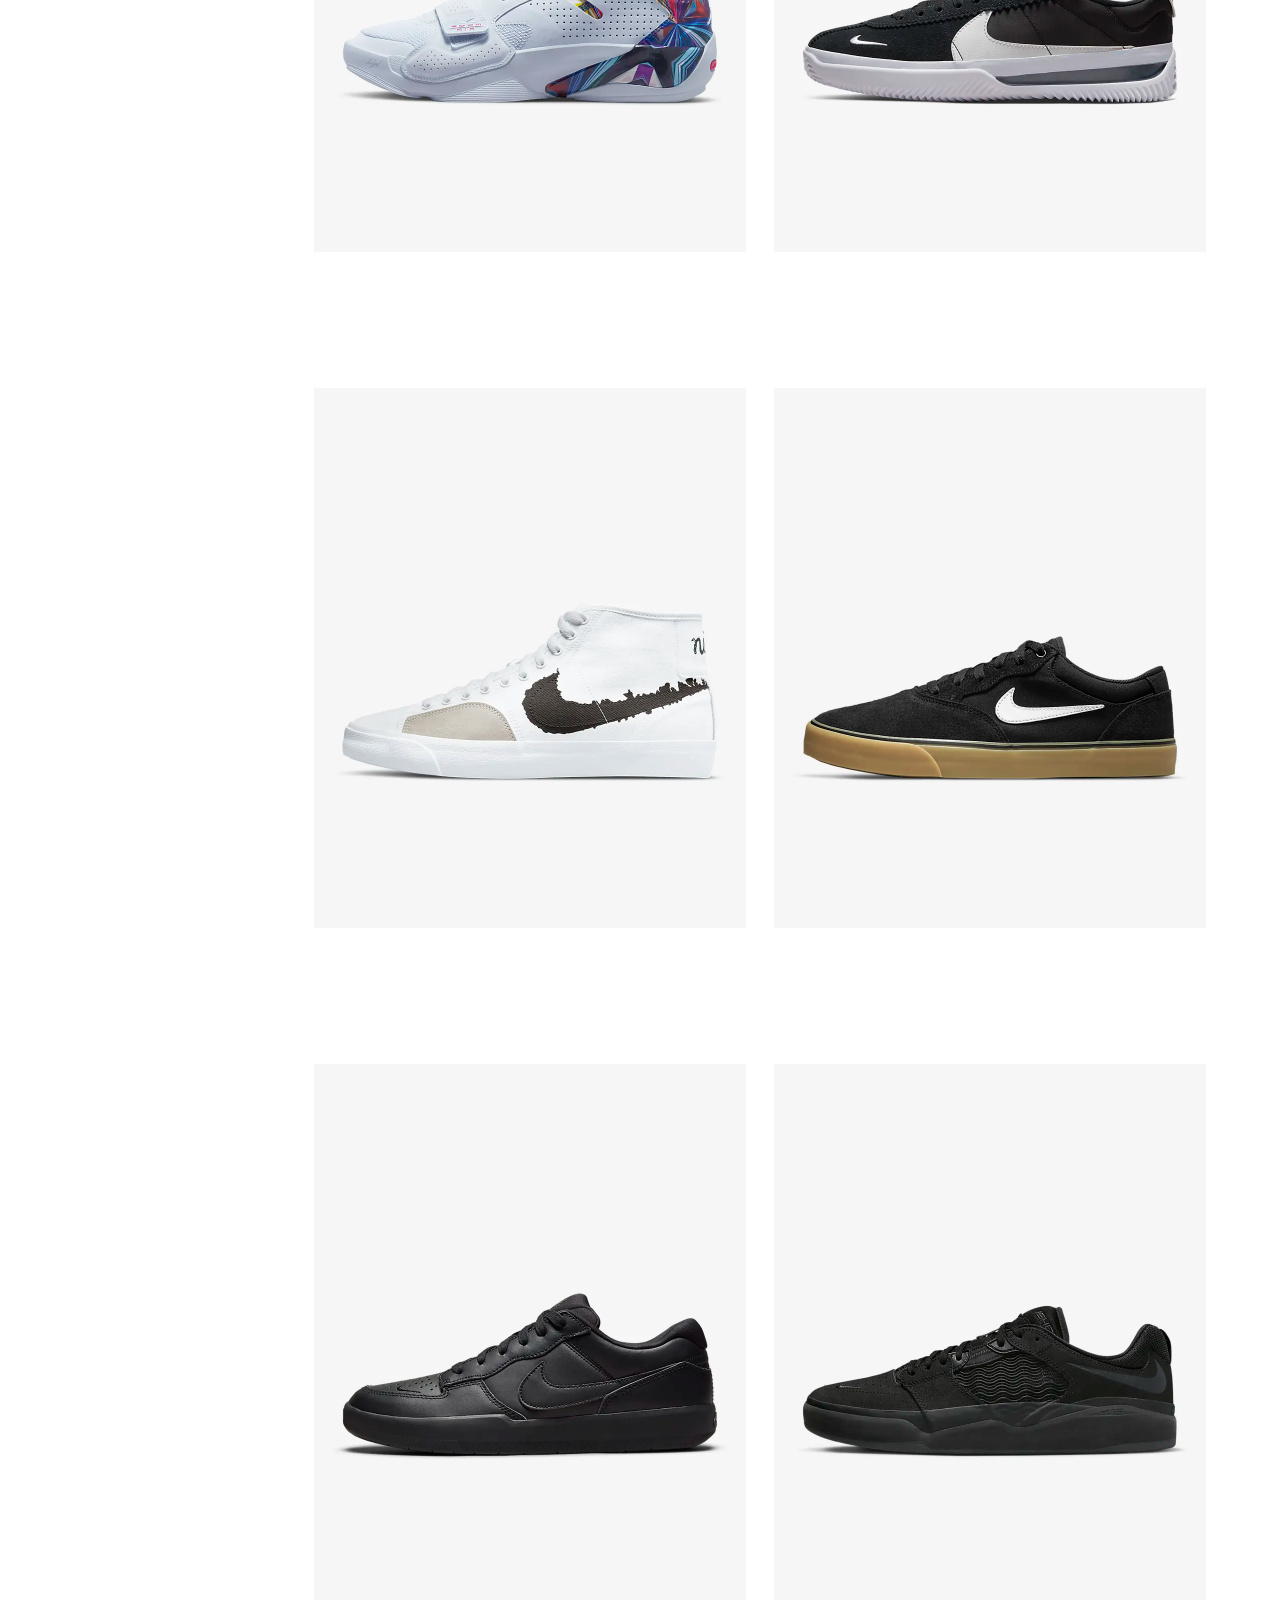
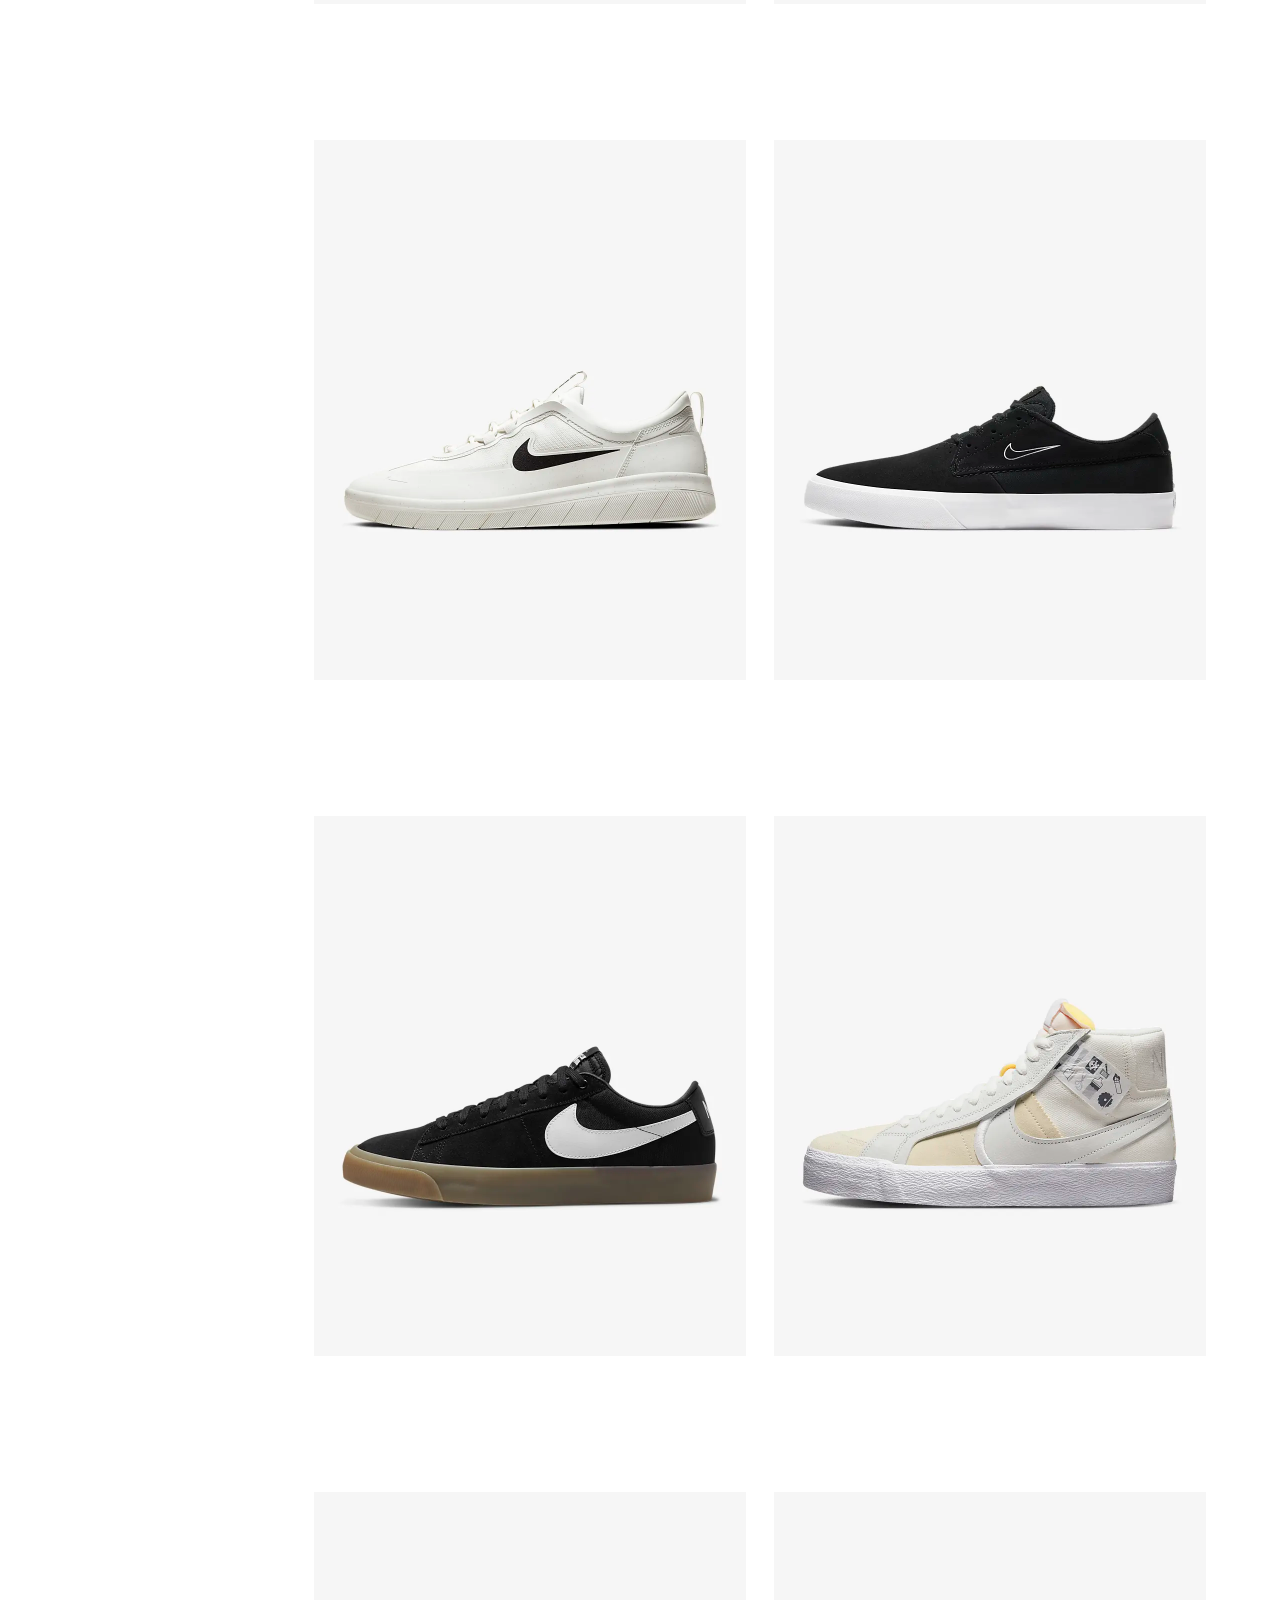
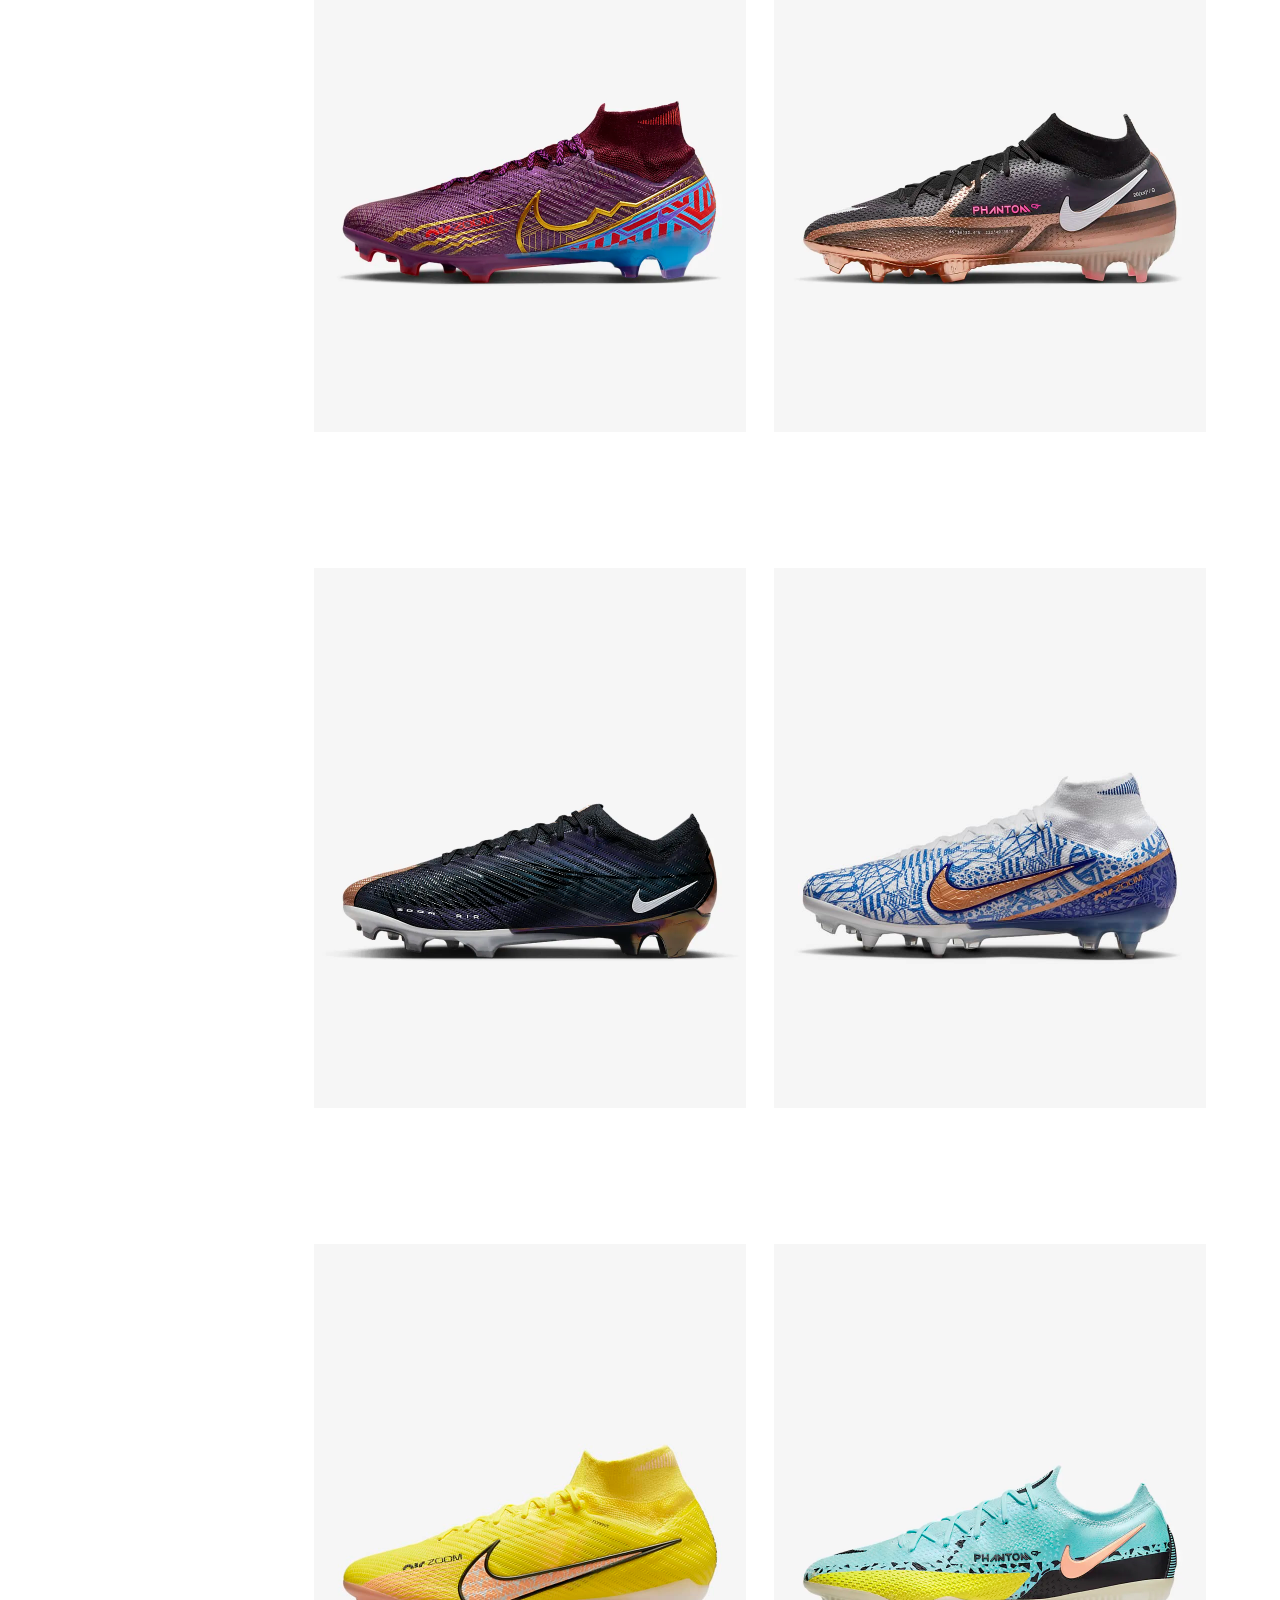
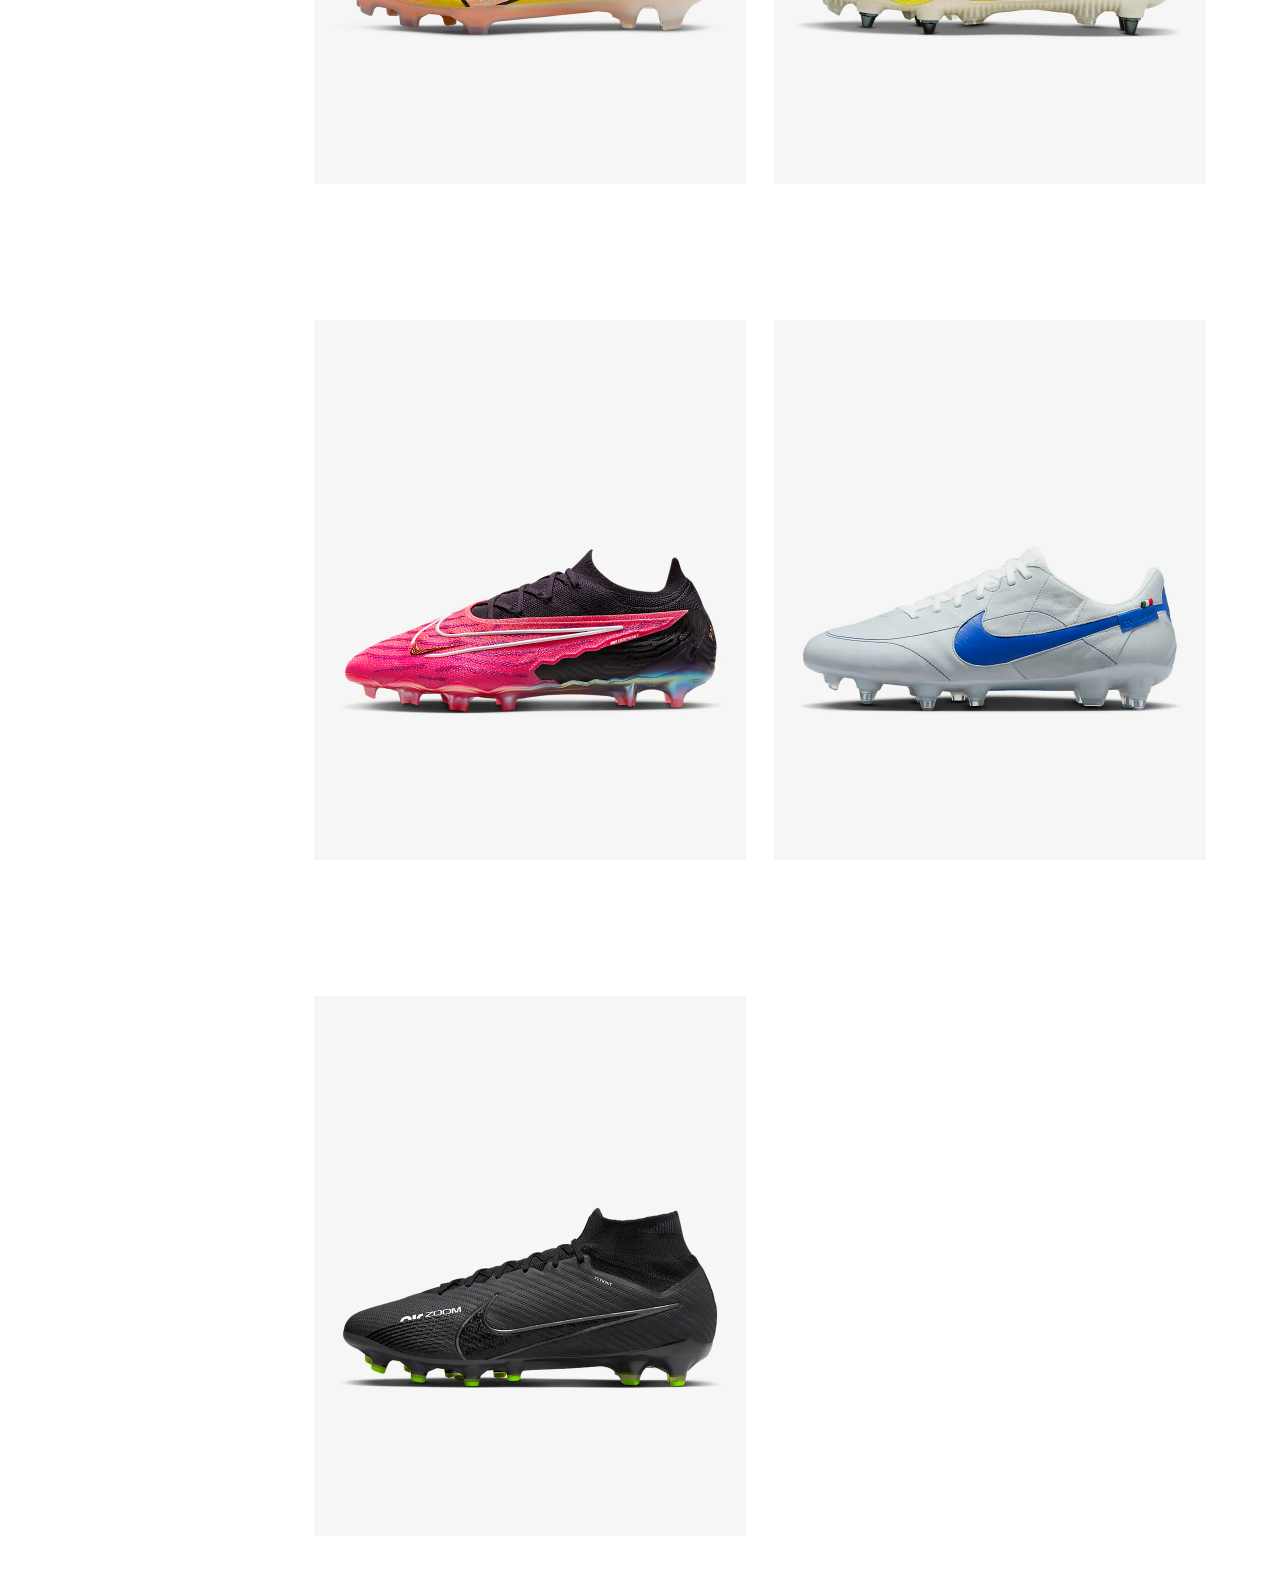
<file: sport.html>
<!DOCTYPE html>
<html lang="hu">
<head>
    <meta charset="UTF-8">
    <meta http-equiv="X-UA-Compatible" content="IE=edge">
    <meta name="viewport" content="width=device-width, initial-scale=1.0">
    <title>Nike</title>
    <link rel="stylesheet" href="style.css">
    <link rel="preconnect" href="https://fonts.googleapis.com">
    <link rel="preconnect" href="https://fonts.gstatic.com" crossorigin>
    <link href="https://fonts.googleapis.com/css2?family=Ubuntu&display=swap" rel="stylesheet">
    <link rel="icon" type="image/x-icon" href="logo.png">
</head>
<body>
    <div class="header">
        <nav>
            <a href="index.html">
                <img id="logo" src="logo.png">
            </a>
            <ul>
                <li><a href="sport.html">Sport</a></li>
                <li><a href="accesories.html">Kiegészítők</a></li>
                <li><a href="clothes.html">Ruházat</a></li>
                <li><a href="jordan.html">Jordan</a></li>
                <li><a href="shoes.html">Cipők</a></li>
            </ul>  
        <input type="text" placeholder="Keresés">
        </nav>     
    </div>
    <div class="clothes">
        <a href="" target="_blank">
            <img src="Pictures/Sport/Basketball/Giannis Immortality 2.png" alt="Giannis Immortality 2">
        </a>
        <a href="https://www.nike.com/hu/t/air-max-impact-3-kosarlabdacipo-Jld615/DC3725-003" target="_blank">
            <img src="Pictures/Sport/Basketball/Nike Air Max Impact 3.png" alt="Nike Air Max Impact 3">
        </a>
        <a href="https://www.nike.com/hu/t/air-max-impact-4-kosarlabdacipo-XRZ3WB/DM1124-003" target="_blank">
            <img src="Pictures/Sport/Basketball/Nike Air Max Impact 4.png" alt="Nike Air Max Impact 4">
        </a>
        <a href="" target="_blank">
            <img src="Pictures/Sport/Basketball/Nike Air Deldon.png" alt="Nike Air Deldon">
        </a>
        <a href="" target="_blank">
            <img src="Pictures/Sport/Basketball/Nike Precision 5.png" alt="Nike Precision 5">
        </a>
        <a href="" target="_blank">
            <img src="Pictures/Sport/Basketball/Nike Precision 6.png" alt="Nike Precision 6">
        </a>
        <a href="" target="_blank">
            <img src="Pictures/Sport/Basketball/Air Jordan XXXV Low.png" alt="Air Jordan XXXV Low">
        </a>
        <a href="" target="_blank">
            <img src="Pictures/Sport/Basketball/Jordan Stay Loyal 2.png" alt="Jordan Stay Loyal">
        </a>
        <a href="" target="_blank">
            <img src="Pictures/Sport/Basketball/Zion 2.png" alt="Zion 2">
        </a>
        <a href="">
            <img src="Pictures/Sport/Skateboard/Nike BRSB.png" alt="Nike BRSB">
        </a>
        <a href="">
            <img src="Pictures/Sport/Skateboard/Nike SB Blazer Court Mid Premium.png" alt="Nike SB Blazer Court Mid Premium">
        </a>
        <a href="">
            <img src="Pictures/Sport/Skateboard/Nike SB Chron 2.png" alt="Nike SB Chron 2">
        </a>
        <a href="">
            <img src="Pictures/Sport/Skateboard/Nike SB Force 58 Premium.png" alt="Nike SB Force 58 Premium">
        </a>
        <a href="">
            <img src="Pictures/Sport/Skateboard/Nike SB Ishod Wair Premium.png" alt="Nike SB Ishod Wair Premium">
        </a>
        <a href="">
            <img src="Pictures/Sport/Skateboard/Nike SB Nyjah Free 2.png" alt="Nike SB Nyjah Free 2">
        </a>
        <a href="">
            <img src="Pictures/Sport/Skateboard/Nike SB Shane.png" alt="Nike SB Shane">
        </a>
        <a href="">
            <img src="Pictures/Sport/Skateboard/Nike SB Zoom Blazer Low Pro GT.png" alt="Nike SB Zoom Blazer Low Pro GT">
        </a>
        <a href="">
            <img src="Pictures/Sport/Skateboard/Nike SB Zoom Blazer Mid Premium.png" alt="Nike SB Zoom Blazer Mid Premium">
        </a>
    
        <a href="">
            <img src="Pictures/Sport/Football/Nike Zoom Mercurial Superfly 9 Elite KM FG.png" alt="Nike Zoom Mercurial Superfly 9 Elite KM FG">
        </a>
        <a href="">
            <img src="Pictures/Sport/Football/Nike Phantom GT2 Elite Dynamic Fit FG.png" alt="Nike Phantom GT2 Elite Dynamic Fit FG">
        </a>
        <a href="">
            <img src="Pictures/Sport/Football/Nike Zoom Mercurial Vapor 15 Elite SE FG.png" alt="Nike Zoom Mercurial Vapor 15 Elite SE FG">
        </a>
        <a href="">
            <img src="Pictures/Sport/Football/Nike Zoom Mercurial Superfly 9 Elite CR7 SG-Pro Anti-Clog Traction.png" alt="Nike Zoom Mercurial Superfly 9 Elite CR7 SG-Pro Anti-Clog Traction">
        </a>
        <a href="">
            <img src="Pictures/Sport/Football/Nike Zoom Mercurial Superfly 9 Elite FG.png" alt="Nike Zoom Mercurial Superfly 9 Elite FG">
        </a>
        <a href="">
            <img src="Pictures/Sport/Football/Nike Phantom GT2 Elite SG-Pro AC.png" alt="Nike Phantom GT2 Elite SG-Pro AC">
        </a>
        <a href="">
            <img src="Pictures/Sport/Football/Nike Gripknit Phantom GX Elite FG.png" alt="Nike Gripknit Phantom GX Elite FG">
        </a>
        <a href="">
            <img src="Pictures/Sport/Football/Nike Tiempo Legend 9 Elite MI SG-Pro Anti-Clog Traction.png" alt="Nike Tiempo Legend 9 Elite MI SG-Pro Anti-Clog Traction">
        </a>
        <a href="">
            <img src="Pictures/Sport/Football/Nike Zoom Mercurial Superfly 9 Elite AG-Pro.png" alt="Nike Zoom Mercurial Superfly 9 Elite AG-Pro"> 
        </a>
    </div>
</body>
</html>
</file>
<file: style.css>
*{
    margin: 0;
    padding: 0;
    box-sizing: border-box;
    background-color: #fff;
    font-family: 'Ubuntu', sans-serif;
}

.header {
    position: fixed;
    width: 100%;
    height: 10vh;
    padding: 0 20px;
    z-index: 2;
}

nav {
    display: flex;
    align-items: center;
    justify-content: space-between;
}

nav li {
    list-style-type: none;
    padding: 0 28px;
    float: right;
    margin-right: 50px;
}

nav li a {
    text-decoration: none;
    color: #000;
    font-family: 'Ubuntu', sans-serif;
}

#logo {
    height: 75px;
    width: auto;
    cursor: pointer;
}

nav input[type=text] {
    padding: 6px;
    margin-right: 50px;
    font-size: 17px;
    color: #000;
    font-family: 'Ubuntu', sans-serif;
    border-color: #000;
    border-radius: 30px;
}

nav input:focus-within {
    border-radius: 5px;
}

.sbs img {
    width: 400px;
    height: auto;
    margin-top: 25px;
    margin-left: 175px;
    padding-left: 10px;
    padding-right: 10px;
    padding-bottom: 36px;
}

.shoes1{
    text-align: center;
    margin-left: 210px;
    display: inline-flex;
    font-weight: 30px;
}

.shoes1 img{
    width: 460px;
    padding-left: 14px;
    padding-right: 14px;
    padding-bottom: 36px;
    margin-top: 100px;
    float: left;
    opacity: 1;
    display: block;
    height: auto;
    transition: .5s ease;
    backface-visibility: hidden;
}

.shoes img{
    width: 460px;
    padding-left: 14px;
    padding-right: 14px;
    padding-bottom: 36px;
    float: left;
    opacity: 1;
    display: block;
    height: auto;
    transition: .5s ease;
    backface-visibility: hidden;
}

.shoes{
    text-align: center;
    margin-left: 210px;
    display: inline-flex;
    font-weight: 30px;
}

.container {
    position: relative;
    width: 50%;
}

.container :hover image{
    opacity: 9;
}
  
.container:hover .middle{
    opacity: 1;
}

.middle {
    transition: .5s ease;
    opacity: 0;
    position: absolute;
    top: 80%;
    left: 50%;
    transform: translate(-50%, -50%);
    -ms-transform: translate(-50%, -50%);
    text-align: center;
}
  
.text{
    transition: .5s ease;
    color: black;
    font-family: 'Ubuntu', sans-serif;
    background-color: rgb(246, 246, 246);
    font-size: 25px;
    padding: 16px 32px;
}

.clothes{
    padding-top: 12vh;
    margin-left: 300px;
}

hr{
    width: 1400px;
}

.clothes img{
    width: 460px;
    padding-left: 14px;
    padding-right: 14px;
    padding-bottom: 36px;
    margin-top: 100px;
    float: left;
}

.clothes img:hover{
    transform: scale(1.1);
    transition: 200ms;
}

h2{
    font-weight: 300;
    clear: both;
}

.jordan{
    margin-left: 12%;
    margin-right: 12%;
    cursor: pointer;
}

.luka1{
    margin-top: 10%;
}

#forthelove{
    text-align: center;
    font-size: 12pt;
    margin-top: 12px;
}

.cimsor{
    text-align: center;
    font-weight: bolder;
    font-size: 32pt;
    margin-top: 12px;
}

.szöveg{
    text-align: center;
    margin-top: 12px;
    font-size: 12px;
    margin-left: 15%;
    margin-right: 15%;
}

.cim{
    margin-top: 2cm;
    margin-bottom: 10px;
}

td, th { 
    padding: 4px;
}

td a{
    text-decoration: none;
    color: white;
}
    
table {
    margin-left: 30%;
    margin-right: 30%;
    margin-top: 20px;
    border-collapse: collapse;
    text-align: center;
    padding: 4px;
    width: 40%;
}

td{
    font-size: 12px;
    color: gray;
}

a{
    color: #000;
    text-decoration: none;
}
</file>
